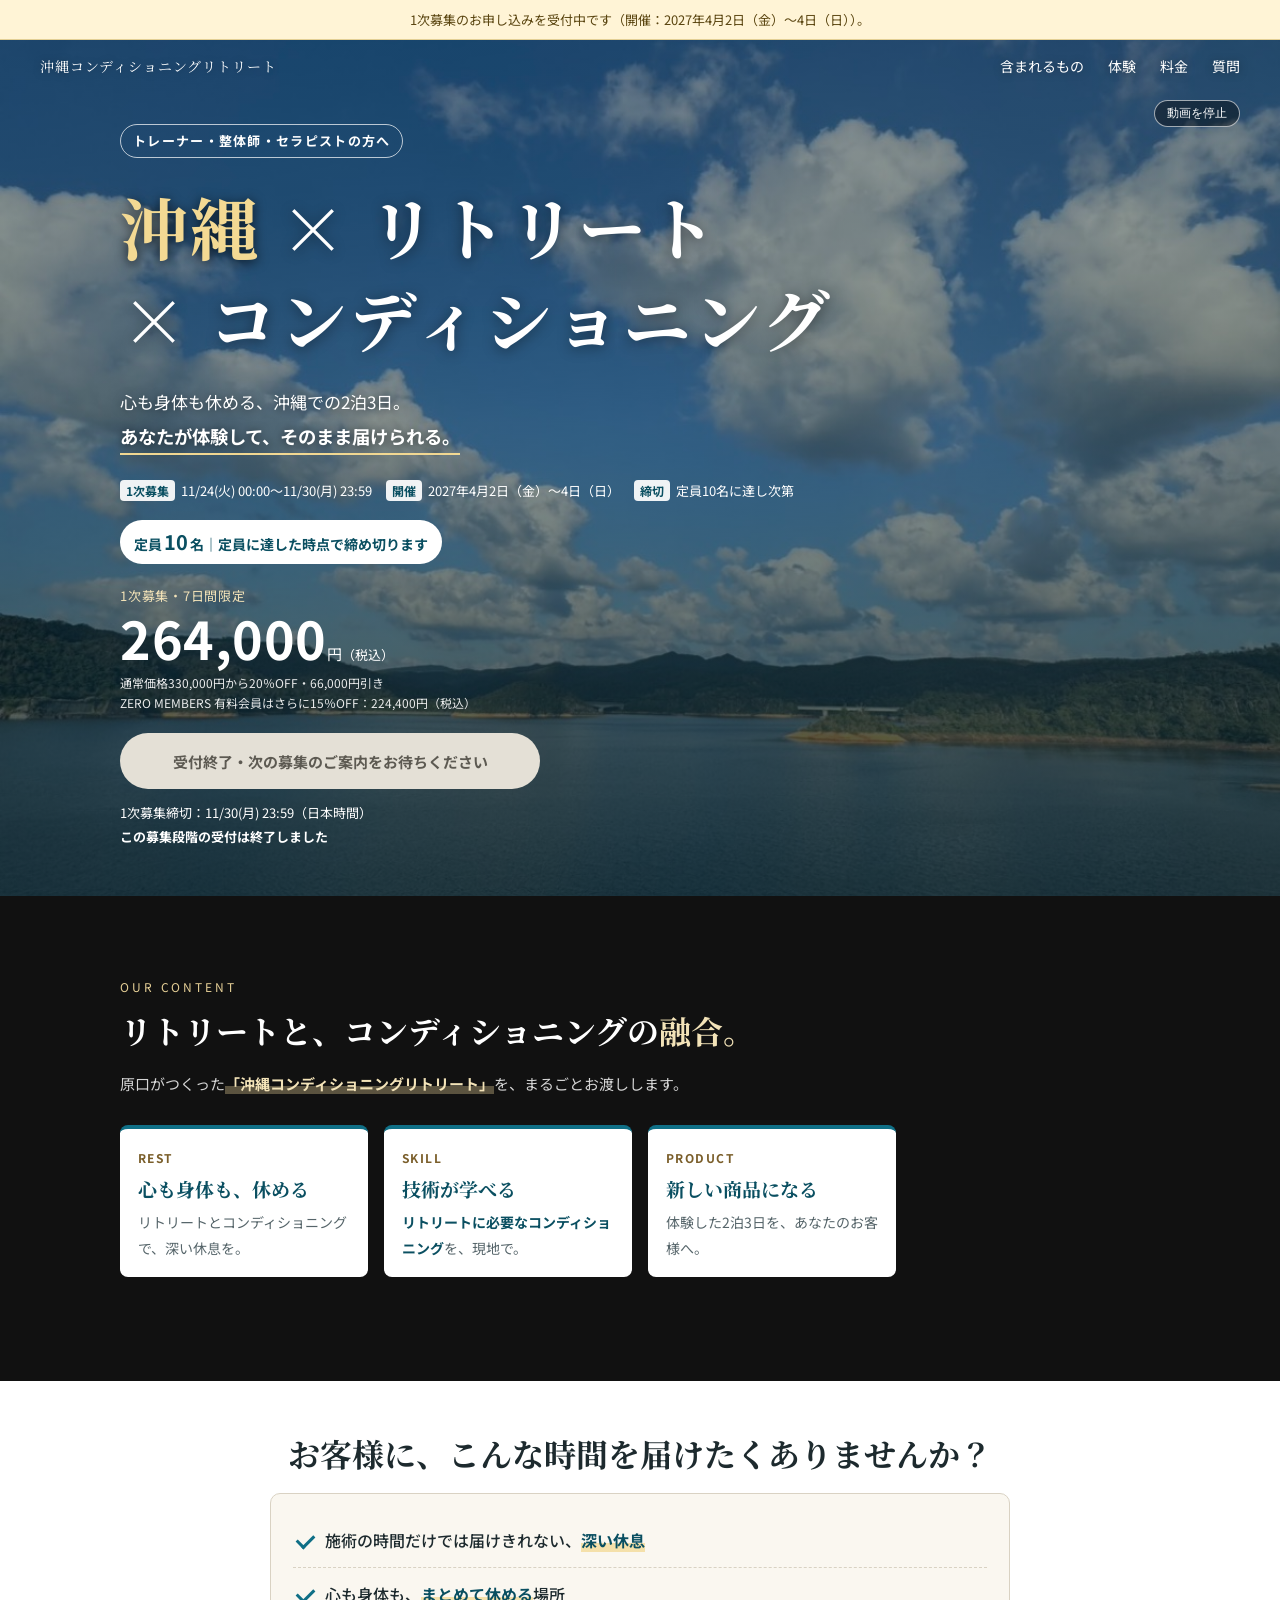
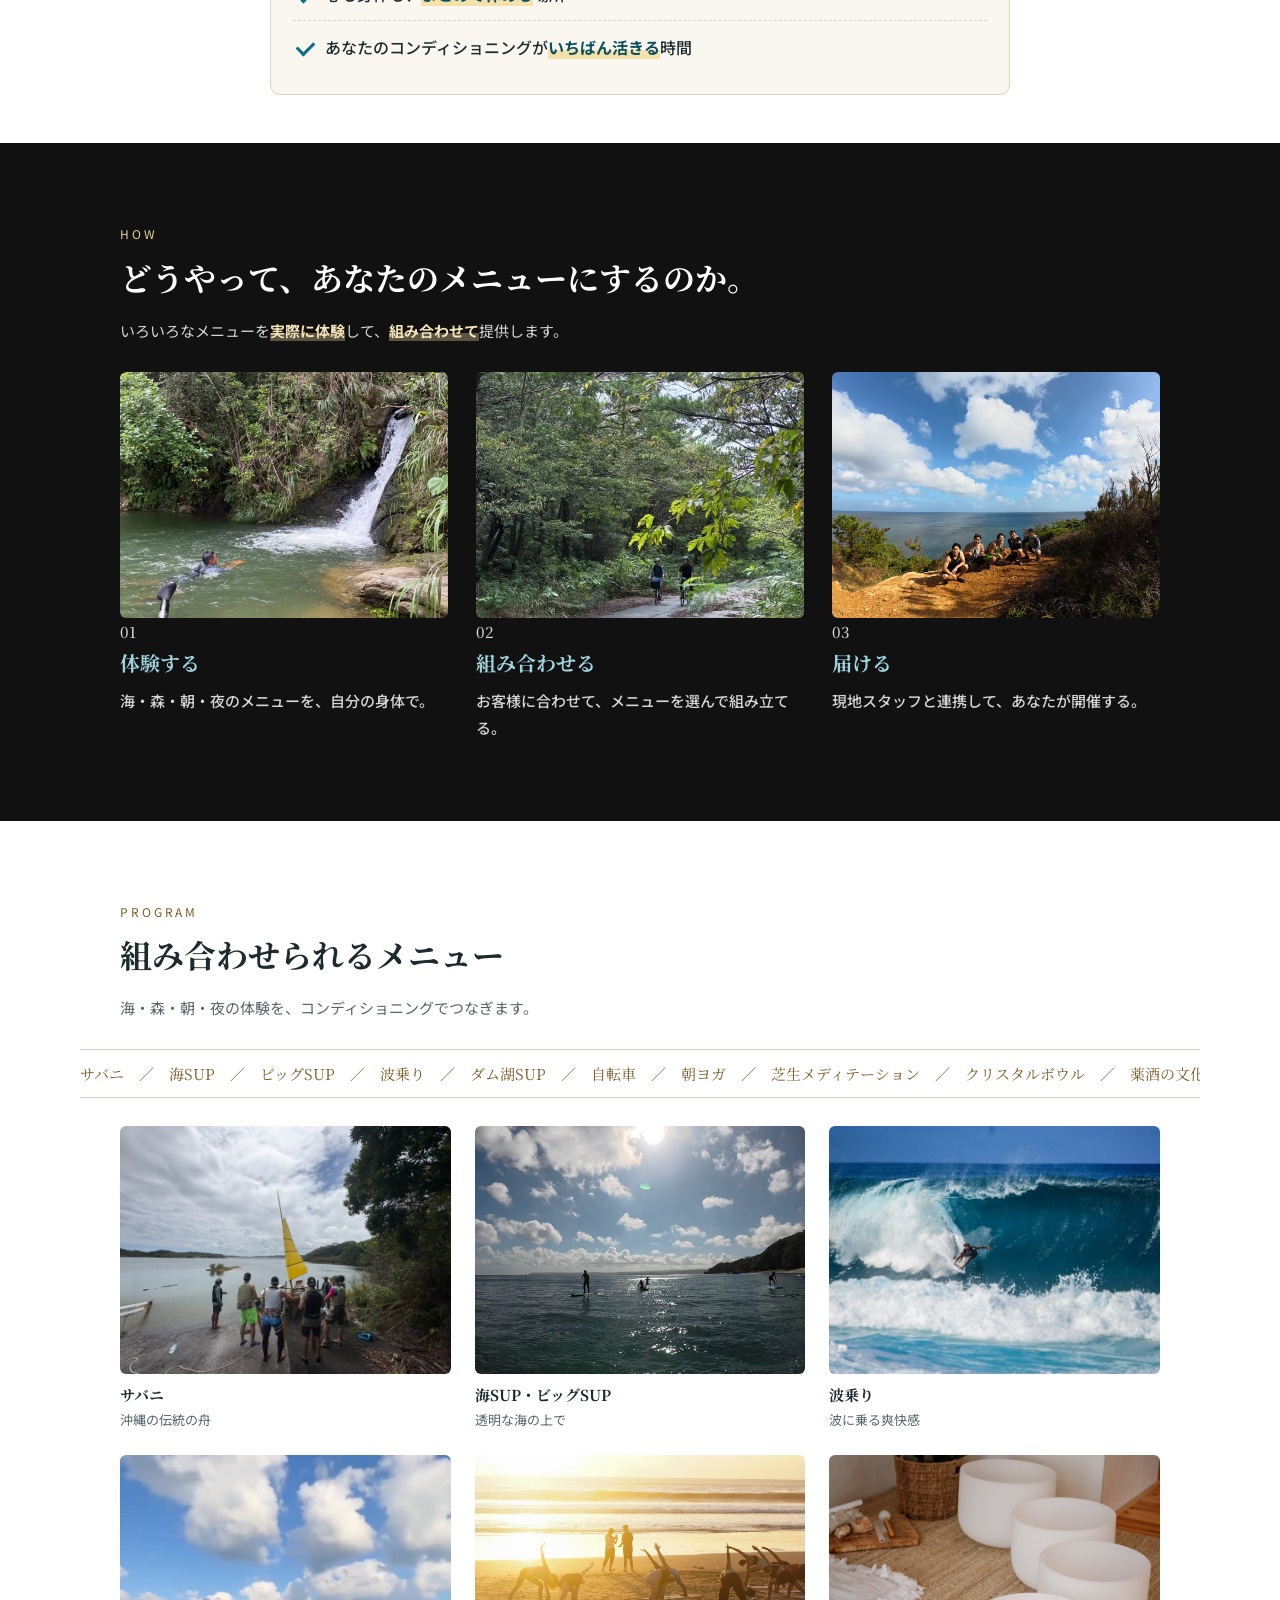
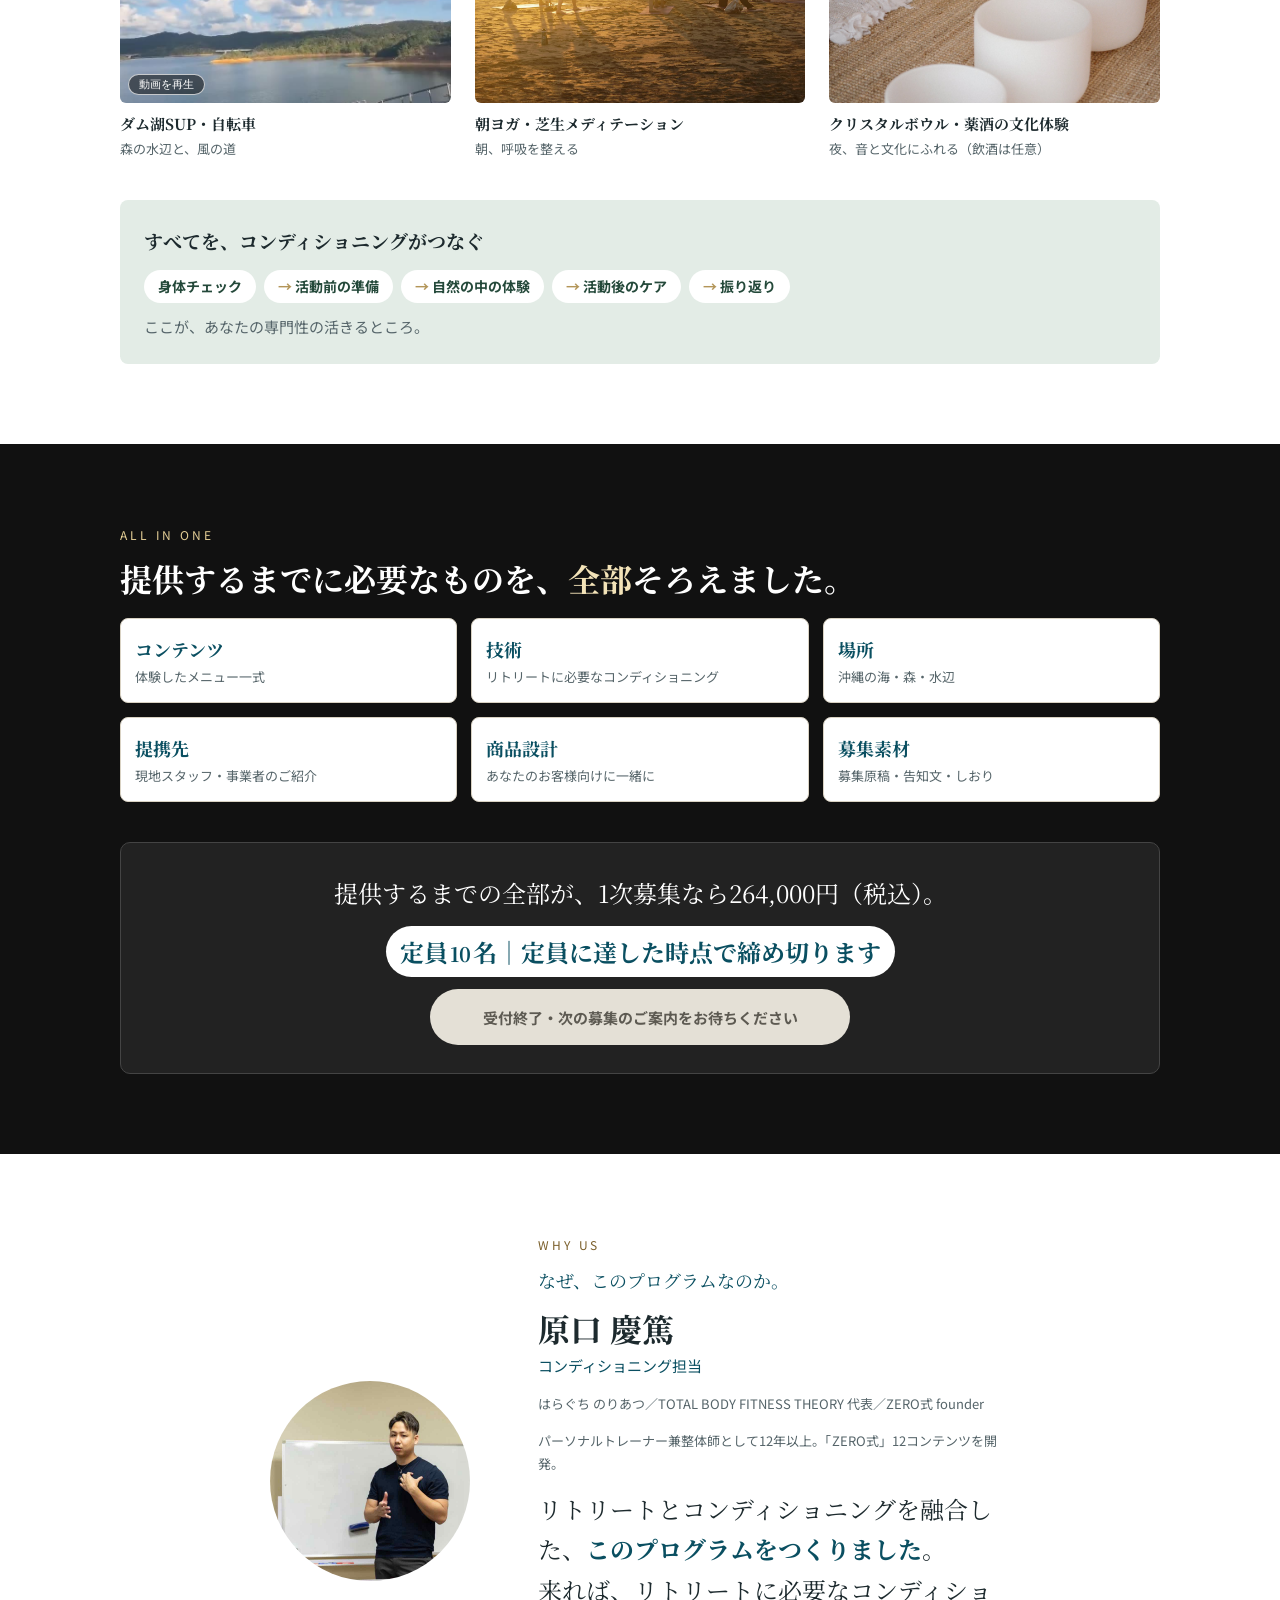
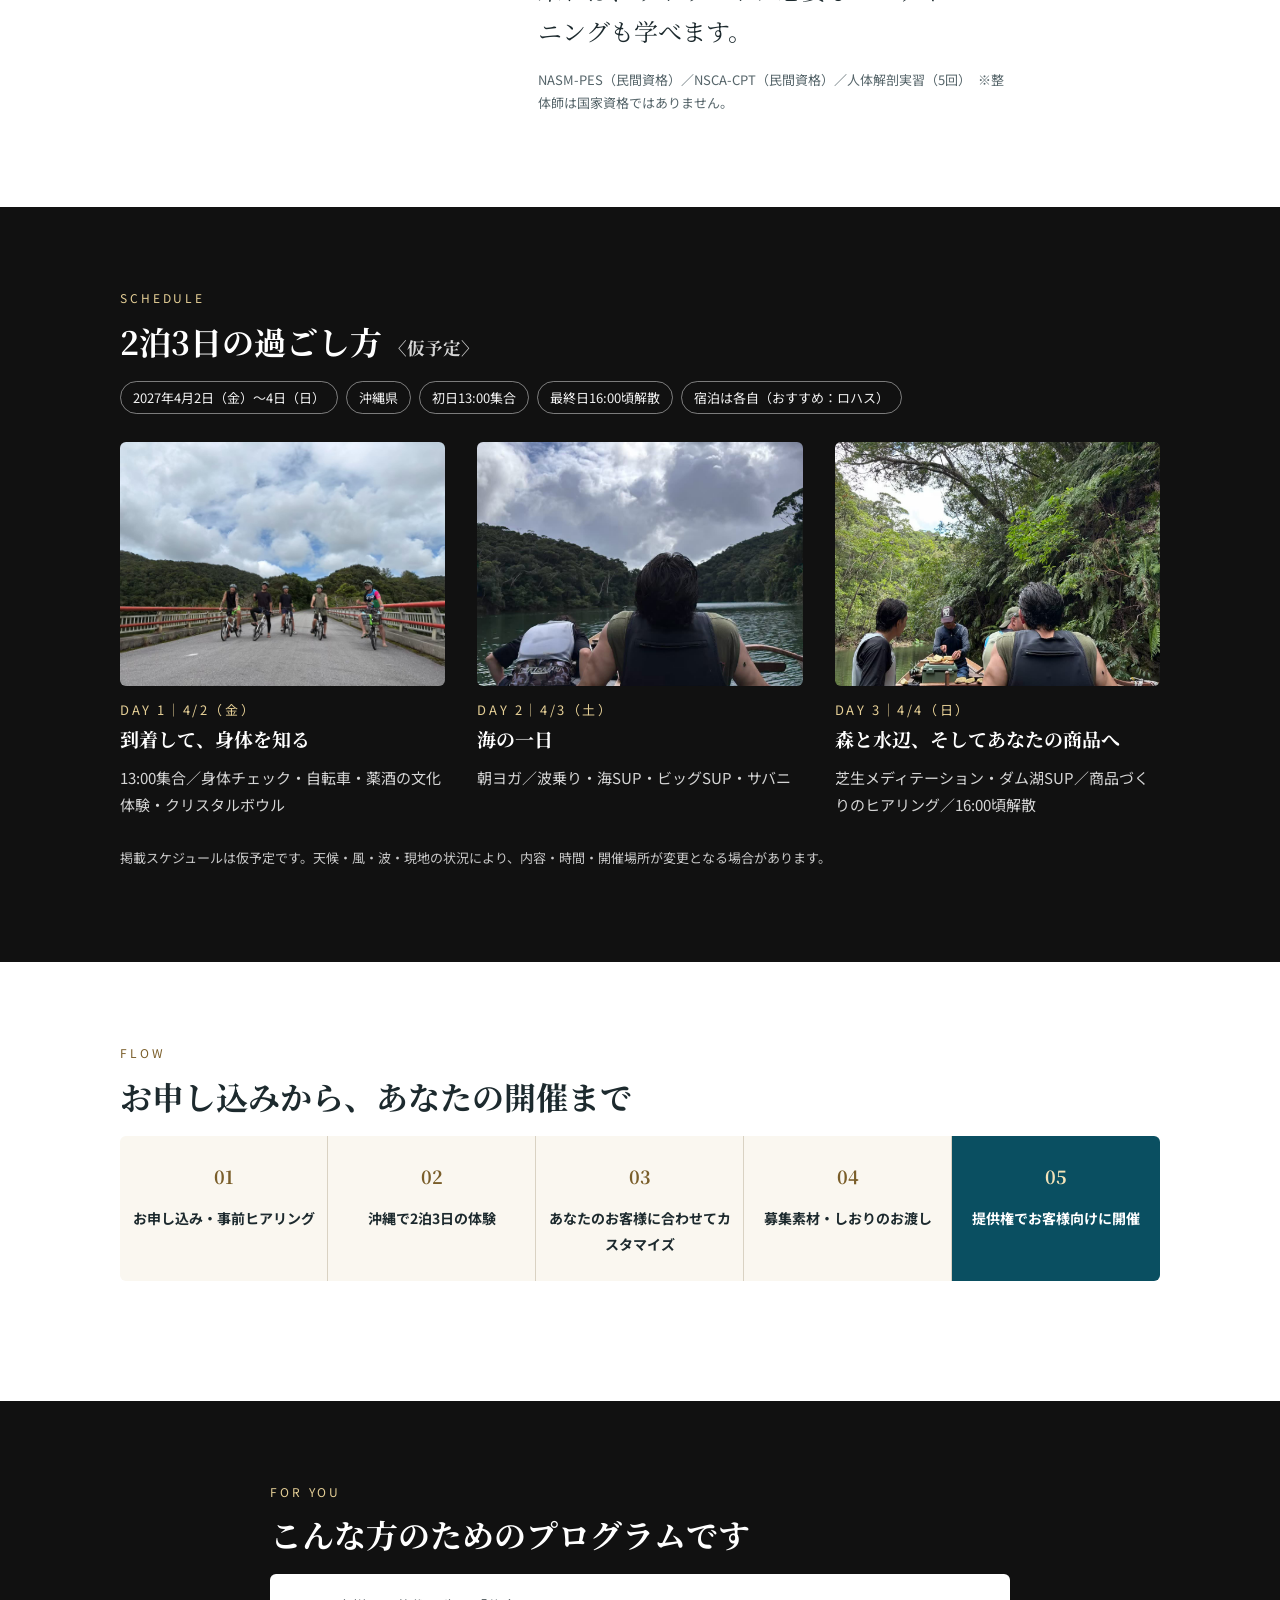
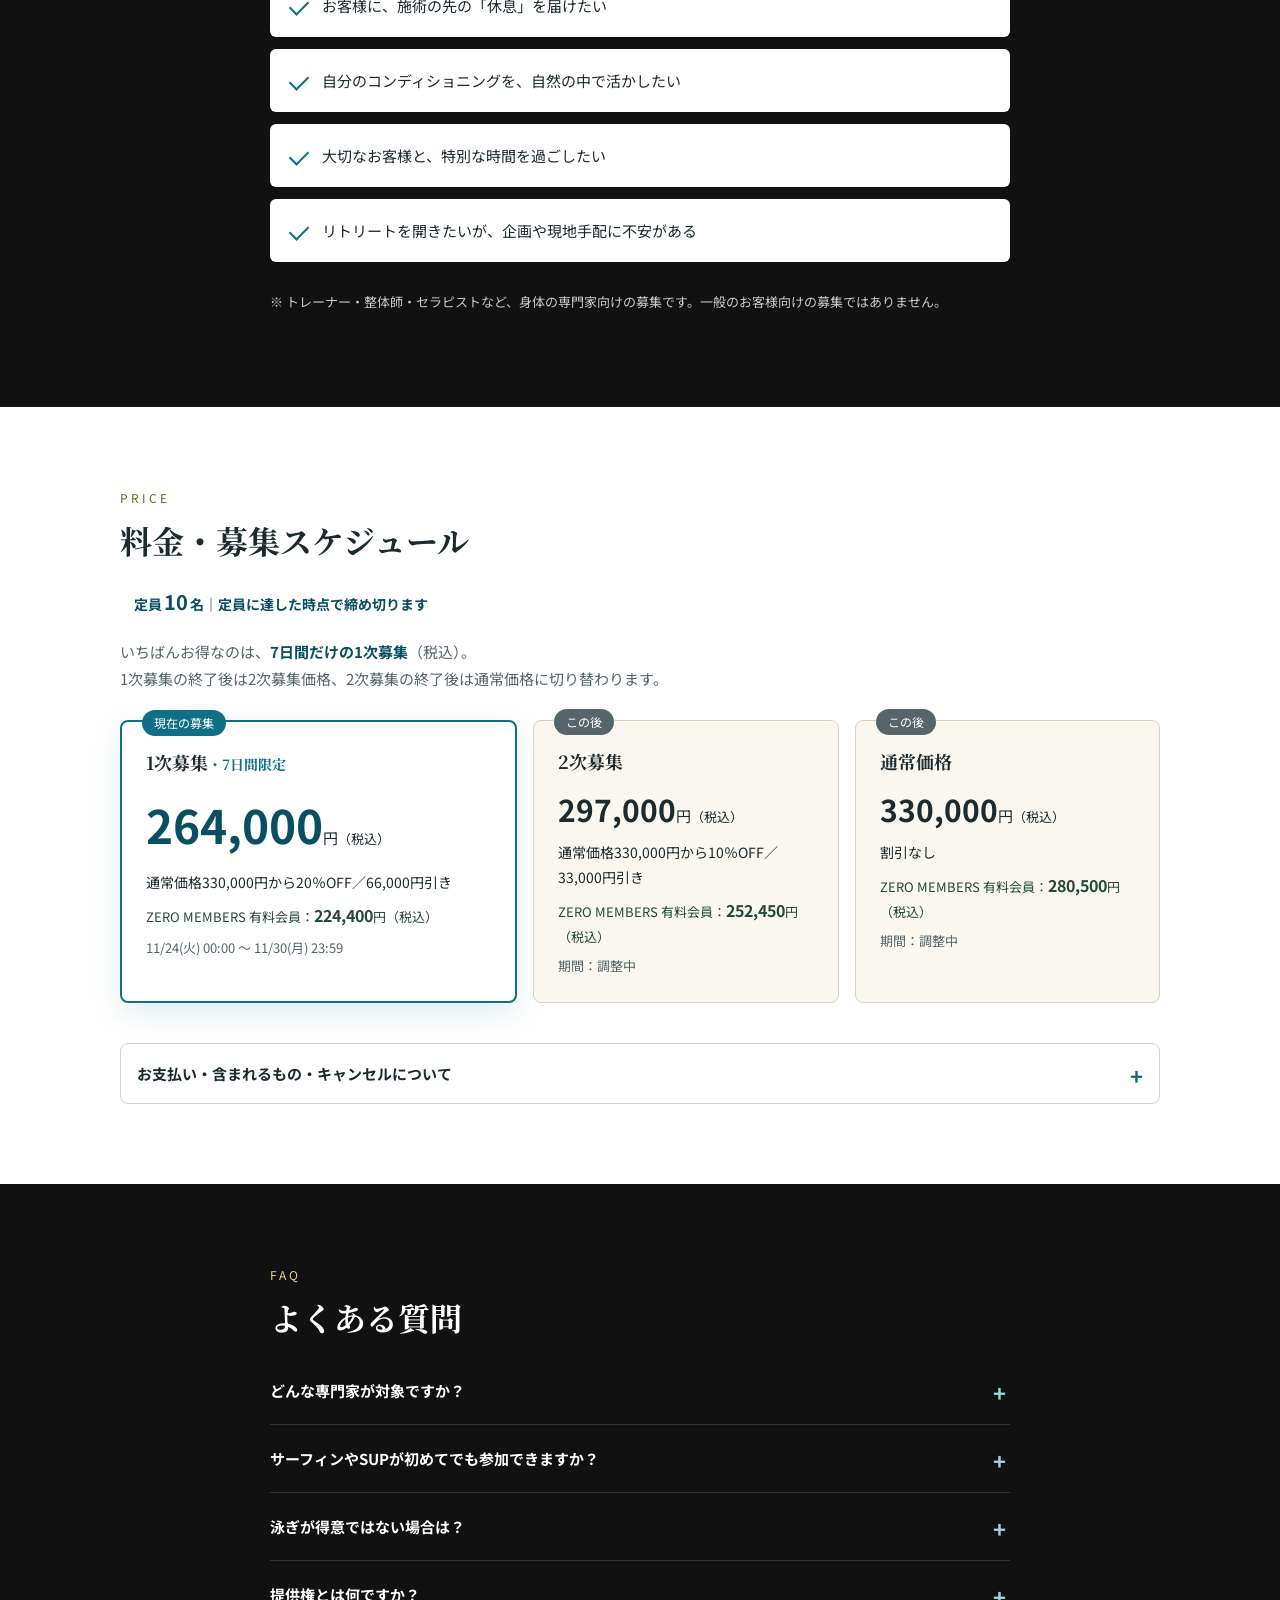
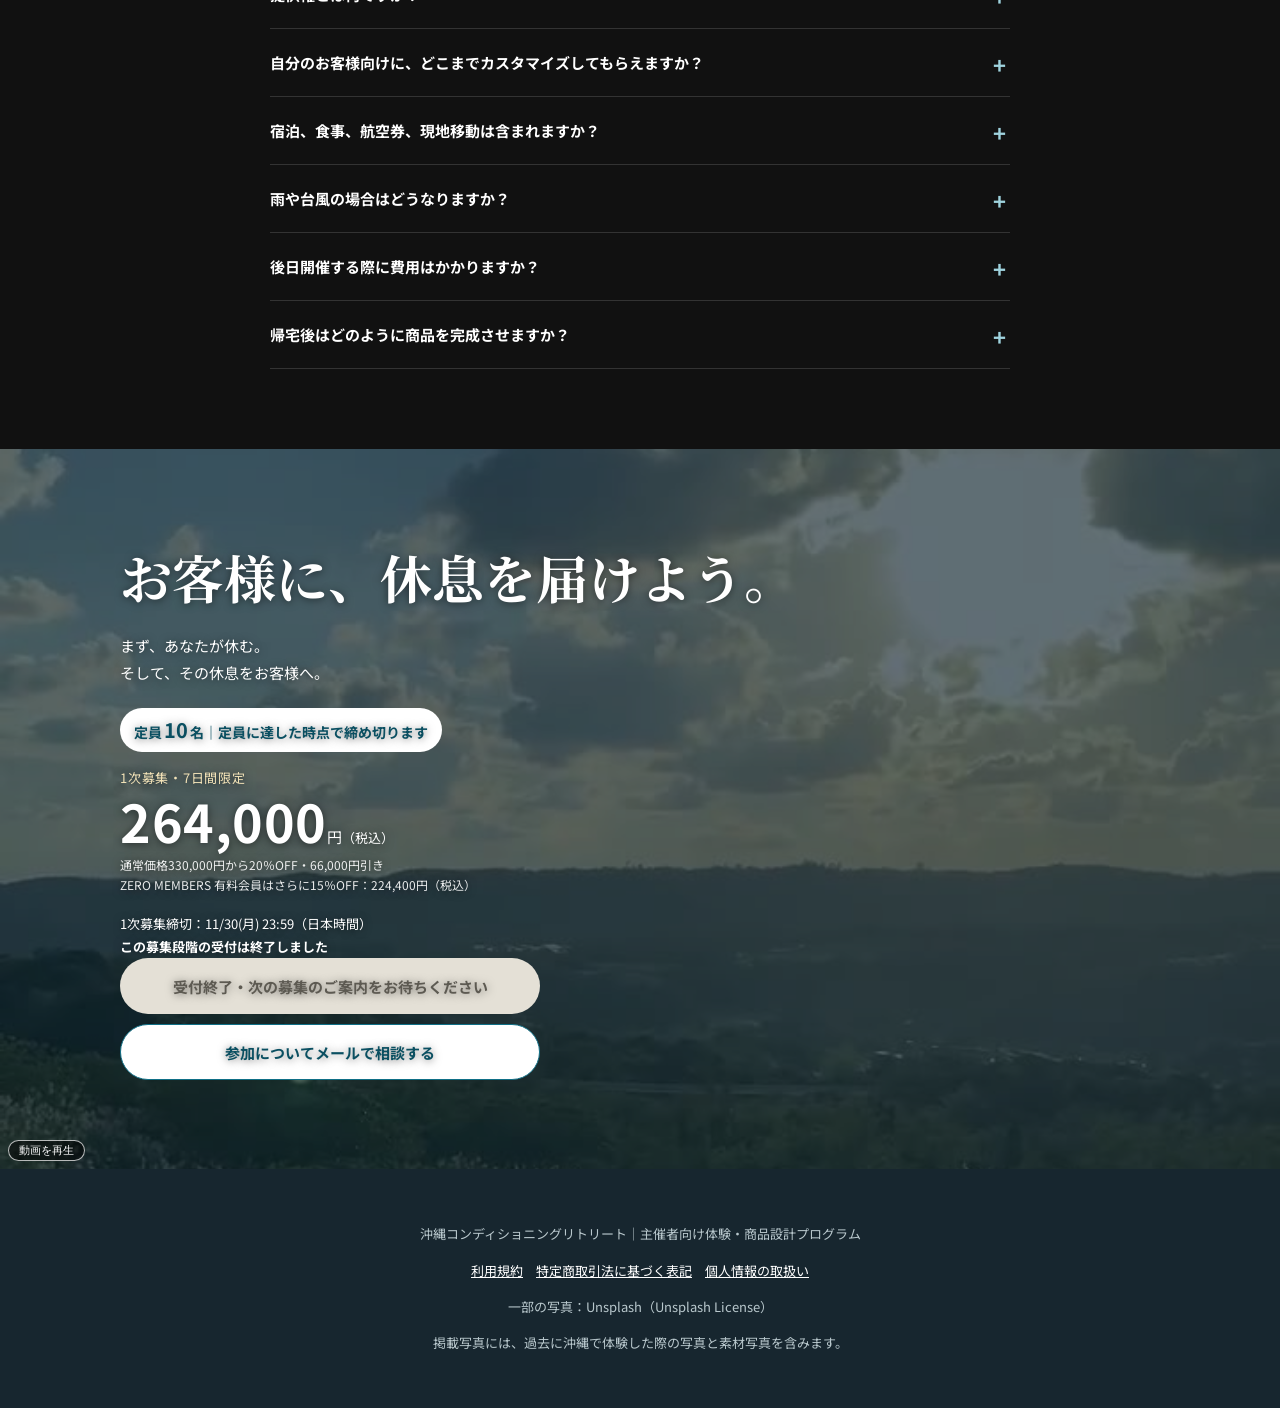
<file: index.html>
<!doctype html>
<html lang="ja">
<head>
<meta charset="utf-8">
<meta name="viewport" content="width=device-width,initial-scale=1">
<title>お客様に休息を届けよう｜沖縄コンディショニングリトリート（トレーナー・整体師・セラピスト向け）</title>
<meta name="description" content="リトリート×コンディショニング。心も身体も休める沖縄の2泊3日を体験し、必要なコンディショニングも学んで、あなたのお客様に届けられるプログラム。コンテンツ・技術・場所・提携先まで全部そろって264,000円（1次募集）。定員10名。">
<meta name="robots" content="noindex">
<meta property="og:type" content="website">
<meta property="og:title" content="お客様に休息を届けよう｜沖縄コンディショニングリトリート（トレーナー・整体師・セラピスト向け）">
<meta property="og:description" content="リトリート×コンディショニング。心も身体も休める沖縄の2泊3日を体験し、必要なコンディショニングも学んで、あなたのお客様に届けられるプログラム。コンテンツ・技術・場所・提携先まで全部そろって264,000円（1次募集）。定員10名。">


<meta name="twitter:card" content="summary_large_image">
<meta name="theme-color" content="#0f6f86">
<link rel="preconnect" href="https://fonts.googleapis.com"><link rel="preconnect" href="https://fonts.gstatic.com" crossorigin>
<link rel="stylesheet" href="https://fonts.googleapis.com/css2?family=Noto+Serif+JP:wght@500;700&family=Noto+Sans+JP:wght@400;500;700&display=swap">
<link rel="stylesheet" href="assets/style.css">
<script>document.documentElement.classList.add('js')</script>
</head>
<body>
<a class="skip" href="#main">本文へ移動</a>
<div class="progress" aria-hidden="true"><span data-progress></span></div>
<div class="draft-bar" role="note">1次募集のお申し込みを受付中です（開催：2027年4月2日（金）〜4日（日））。</div>
<header class="site-head"><p class="logo">沖縄コンディショニングリトリート</p><nav aria-label="ページ内"><a href="#gain">含まれるもの</a><a href="#program">体験</a><a href="#price">料金</a><a href="#faq">質問</a></nav></header>

<main id="main">
<section class="hero" aria-labelledby="hero-title">
  <div class="hero-media">
    <video class="hero-video" muted loop playsinline autoplay preload="metadata" poster="assets/img/line_79.jpg"><source src="assets/img/hero.mp4" type="video/mp4"></video><button class="video-toggle" type="button">動画を停止</button>
    <figure class="ph hero-img"><img src="assets/img/line_79.jpg" alt="沖縄のダム湖と空" width="1200" height="1600" fetchpriority="high"></figure>
  </div>
  <div class="hero-body">
    <p class="hero-for">トレーナー・整体師・セラピストの方へ</p>
    <h1 id="hero-title" class="hero-title"><span class="ht-main"><span class="hl">沖縄</span> × リトリート<br>× コンディショニング</span></h1>
    <p class="hero-lead">心も身体も休める、沖縄での2泊3日。<br><strong>あなたが体験して、そのまま届けられる。</strong></p>
    <ul class="hero-dates"><li><b>1次募集</b>11/24(火) 00:00〜11/30(月) 23:59</li><li><b>開催</b>2027年4月2日（金）〜4日（日）</li><li><b>締切</b>定員10名に達し次第</li></ul>
    <p class="seats">定員<b>10</b>名｜定員に達した時点で締め切ります</p>
    <div class="hero-price">
    <p class="hp-stage">1次募集・7日間限定</p>
    <p class="hp-yen"><b>264,000</b>円<span>（税込）</span></p>
    <p class="hp-off">通常価格330,000円から20％OFF・66,000円引き</p>
    <p class="hp-off">ZERO MEMBERS 有料会員はさらに15％OFF：224,400円（税込）</p>
  </div>
    <div class="cta-row"><a class="btn btn-main " href="https://docs.google.com/forms/d/e/1FAIpQLSc7p62Bwk0a13JVbRW-wJLX-RiBQzRGnYQalchs_M_3qzDAxg/viewform" data-stage-cta data-start="2026-11-24T00:00:00+09:00" target="_blank" rel="noopener">1次募集に申し込む<small>264,000円（税込）</small></a></div>
    <p class="countdown" data-end="2026-11-30T23:59:00+09:00">1次募集締切：11/30(月) 23:59（日本時間）<span data-left></span></p>
  </div>
</section>

<section class="sec diff tone-black" aria-labelledby="diff-title">
  <div class="wrap">
    <p class="eyebrow reveal">OUR CONTENT</p>
    <h2 id="diff-title" class="reveal">リトリートと、<br class="sp">コンディショニングの<span class="hl">融合。</span></h2>
    <p class="sec-lead reveal">原口がつくった<b class="mark">「沖縄コンディショニングリトリート」</b>を、まるごとお渡しします。</p>
    <ol class="diff-cards">
      <li class="reveal" style="--d:0"><p class="dc-n">REST</p><h3>心も身体も、休める</h3><p>リトリートとコンディショニングで、深い休息を。</p></li>
      <li class="reveal" style="--d:1"><p class="dc-n">SKILL</p><h3>技術が学べる</h3><p><b>リトリートに必要なコンディショニング</b>を、現地で。</p></li>
      <li class="reveal" style="--d:2"><p class="dc-n">PRODUCT</p><h3>新しい商品になる</h3><p>体験した2泊3日を、あなたのお客様へ。</p></li>
    </ol>
  </div>
</section>

<section class="sec pains-sec tone-white" aria-labelledby="pains-title">
  <div class="wrap narrow">
    <h2 id="pains-title" class="reveal">お客様に、<br class="sp">こんな時間を届けたくありませんか？</h2>
    <div class="pains-box reveal">
      <ul>
        <li>施術の時間だけでは届けきれない、<b class="mark">深い休息</b></li>
        <li>心も身体も、<b class="mark">まとめて休める</b>場所</li>
        <li>あなたのコンディショニングが<b class="mark">いちばん活きる</b>時間</li>
      </ul>
    </div>
  </div>
</section>


<section class="sec concept tone-black" aria-labelledby="concept-title">
  <div class="wrap">
    <p class="eyebrow reveal">HOW</p>
    <h2 id="concept-title" class="reveal">どうやって、<br class="sp">あなたのメニューにするのか。</h2>
    <p class="sec-lead reveal">いろいろなメニューを<b class="mark">実際に体験</b>して、<b class="mark">組み合わせて</b>提供します。</p>
    <ol class="three">
      <li class="reveal" style="--d:0"><figure class="ph "><img src="assets/img/g_waterfall.jpg" alt="滝のある川で過ごす様子" width="1108" height="1478" loading="lazy" decoding="async"></figure><p class="num">01</p><h3>体験する</h3><p>海・森・朝・夜のメニューを、自分の身体で。</p></li>
      <li class="reveal" style="--d:1"><figure class="ph "><img src="assets/img/g_forest.jpg" alt="森の中の道" width="1108" height="1478" loading="lazy" decoding="async"></figure><p class="num">02</p><h3>組み合わせる</h3><p>お客様に合わせて、メニューを選んで組み立てる。</p></li>
      <li class="reveal" style="--d:2"><figure class="ph "><img src="assets/img/g_cliff.jpg" alt="海を望む高台で過ごす様子" width="1600" height="904" loading="lazy" decoding="async"></figure><p class="num">03</p><h3>届ける</h3><p>現地スタッフと連携して、あなたが開催する。</p></li>
    </ol>
  </div>
</section>

<section class="sec program tone-white" id="program" aria-labelledby="program-title">
  <div class="wrap">
    <p class="eyebrow reveal">PROGRAM</p>
    <h2 id="program-title" class="reveal">組み合わせられる<br class="sp">メニュー</h2>
    <p class="sec-lead reveal">海・森・朝・夜の体験を、コンディショニングでつなぎます。</p>
    <div class="marquee" aria-hidden="true"><div class="mq-track"><span>サバニ　／　海SUP　／　ビッグSUP　／　波乗り　／　ダム湖SUP　／　自転車　／　朝ヨガ　／　芝生メディテーション　／　クリスタルボウル　／　薬酒の文化体験　／　</span><span>サバニ　／　海SUP　／　ビッグSUP　／　波乗り　／　ダム湖SUP　／　自転車　／　朝ヨガ　／　芝生メディテーション　／　クリスタルボウル　／　薬酒の文化体験　／　</span></div></div>
    <ul class="tiles"><li class="tile reveal" style="--d:0"><figure class="ph "><img src="assets/img/g_sabani.jpg" alt="黄色い帆を張ったサバニ" width="1477" height="1108" loading="lazy" decoding="async"></figure><div class="tile-txt"><h3>サバニ</h3><p>沖縄の伝統の舟</p></div></li><li class="tile reveal" style="--d:1"><figure class="ph "><img src="assets/img/g_sup.jpg" alt="海の上でSUPをする様子" width="1600" height="900" loading="lazy" decoding="async"></figure><div class="tile-txt"><h3>海SUP・ビッグSUP</h3><p>透明な海の上で</p></div></li><li class="tile reveal" style="--d:2"><figure class="ph "><img src="assets/img/u_surf.jpg" alt="波に乗るサーファー" width="1600" height="1101" loading="lazy" decoding="async"></figure><div class="tile-txt"><h3>波乗り</h3><p>波に乗る爽快感</p></div></li><li class="tile reveal" style="--d:0"><figure class="ph ph-video " style="aspect-ratio:720/1280"><video muted loop playsinline preload="none" poster="assets/img/v_dam.jpg" data-lazy-video aria-label="ダム湖の景色（音声なしの動画）" width="720" height="1280"><source src="assets/img/v_dam.mp4" type="video/mp4"></video></figure><div class="tile-txt"><h3>ダム湖SUP・自転車</h3><p>森の水辺と、風の道</p></div></li><li class="tile reveal" style="--d:1"><figure class="ph "><img src="assets/img/u_yoga.jpg" alt="夕暮れのビーチでのヨガ" width="1600" height="900" loading="lazy" decoding="async"></figure><div class="tile-txt"><h3>朝ヨガ・芝生メディテーション</h3><p>朝、呼吸を整える</p></div></li><li class="tile reveal" style="--d:2"><figure class="ph "><img src="assets/img/u_bowl.jpg" alt="水晶のボウル型楽器・クリスタルボウル" width="1600" height="2465" loading="lazy" decoding="async"></figure><div class="tile-txt"><h3>クリスタルボウル・薬酒の文化体験</h3><p>夜、音と文化にふれる（飲酒は任意）</p></div></li></ul>
    <div class="cond-line reveal">
      <h3>すべてを、コンディショニングがつなぐ</h3>
      <ol><li>身体チェック</li><li>活動前の準備</li><li>自然の中の体験</li><li>活動後のケア</li><li>振り返り</li></ol>
      <p>ここが、あなたの専門性の活きるところ。</p>
    </div>
  </div>
</section>


<section class="sec gain tone-black" id="gain" aria-labelledby="gain-title">
  <div class="wrap">
    <p class="eyebrow reveal">ALL IN ONE</p>
    <h2 id="gain-title" class="reveal">提供するまでに必要なものを、<br class="sp"><span class="hl-ink">全部</span>そろえました。</h2>
    <ul class="all-in">
      <li class="reveal" style="--d:0"><b>コンテンツ</b><span>体験したメニュー一式</span></li>
      <li class="reveal" style="--d:1"><b>技術</b><span>リトリートに必要なコンディショニング</span></li>
      <li class="reveal" style="--d:2"><b>場所</b><span>沖縄の海・森・水辺</span></li>
      <li class="reveal" style="--d:0"><b>提携先</b><span>現地スタッフ・事業者のご紹介</span></li>
      <li class="reveal" style="--d:1"><b>商品設計</b><span>あなたのお客様向けに一緒に</span></li>
      <li class="reveal" style="--d:2"><b>募集素材</b><span>募集原稿・告知文・しおり</span></li>
    </ul>
    <div class="mid-cta reveal"><p>提供するまでの全部が、1次募集なら264,000円（税込）。</p><p class="seats">定員<b>10</b>名｜定員に達した時点で締め切ります</p><div class="cta-row"><a class="btn btn-main " href="https://docs.google.com/forms/d/e/1FAIpQLSc7p62Bwk0a13JVbRW-wJLX-RiBQzRGnYQalchs_M_3qzDAxg/viewform" data-stage-cta data-start="2026-11-24T00:00:00+09:00" target="_blank" rel="noopener">1次募集に申し込む<small>264,000円（税込）</small></a></div></div>
  </div>
</section>


<section class="sec host tone-white" aria-labelledby="host-title">
  <div class="wrap narrow host-in">
    <img class="host-photo" src="assets/img/host.jpg" alt="セミナーで話す原口 慶篤" width="800" height="1200" loading="lazy" decoding="async">
    <div>
      <p class="eyebrow">WHY US</p>
      <p class="why-lead">なぜ、このプログラムなのか。</p>
      <h2 id="host-title">原口 慶篤</h2>
      <p class="host-role">コンディショニング担当</p>
      <p class="small">はらぐち のりあつ／TOTAL BODY FITNESS THEORY 代表／ZERO式 founder</p>
      <p class="small">パーソナルトレーナー兼整体師として12年以上。「ZERO式」12コンテンツを開発。</p>
      <p class="why-one">リトリートとコンディショニングを融合した、<b>このプログラムをつくりました</b>。<br>来れば、リトリートに必要なコンディショニングも学べます。</p>
      <p class="small">NASM-PES（民間資格）／NSCA-CPT（民間資格）／人体解剖実習（5回）　※整体師は国家資格ではありません。</p>
    </div>
  </div>
</section>



<section class="sec schedule tone-black" id="schedule" aria-labelledby="sch-title">
  <div class="wrap">
    <p class="eyebrow reveal">SCHEDULE</p>
    <h2 id="sch-title" class="reveal">2泊3日の過ごし方<small>〈仮予定〉</small></h2>
    <ul class="chips reveal"><li>2027年4月2日（金）〜4日（日）</li><li>沖縄県</li><li>初日13:00集合</li><li>最終日16:00頃解散</li><li>宿泊は各自（おすすめ：ロハス）</li></ul>
    <div class="days2"><article class="day reveal"><figure class="ph "><img src="assets/img/g_bridge.jpg" alt="自転車で橋の上を進む様子" width="1477" height="1108" loading="lazy" decoding="async"></figure><p class="day-no">DAY 1｜4/2（金）</p><h3>到着して、身体を知る</h3><p>13:00集合／身体チェック・自転車・薬酒の文化体験・クリスタルボウル</p></article><article class="day reveal"><figure class="ph "><img src="assets/img/g_sabani2.jpg" alt="サバニに乗って海を進む様子" width="1108" height="1478" loading="lazy" decoding="async"></figure><p class="day-no">DAY 2｜4/3（土）</p><h3>海の一日</h3><p>朝ヨガ／波乗り・海SUP・ビッグSUP・サバニ</p></article><article class="day reveal"><figure class="ph "><img src="assets/img/g_river.jpg" alt="舟の上から眺める森と川" width="1108" height="1478" loading="lazy" decoding="async"></figure><p class="day-no">DAY 3｜4/4（日）</p><h3>森と水辺、そしてあなたの商品へ</h3><p>芝生メディテーション・ダム湖SUP／商品づくりのヒアリング／16:00頃解散</p></article></div>
    <p class="note reveal">掲載スケジュールは仮予定です。天候・風・波・現地の状況により、内容・時間・開催場所が変更となる場合があります。</p>
  </div>
</section>

<section class="sec path tone-white" aria-labelledby="path-title">
  <div class="wrap">
    <p class="eyebrow reveal">FLOW</p>
    <h2 id="path-title" class="reveal">お申し込みから、<br class="sp">あなたの開催まで</h2>
    <ol class="steps" data-draw>
      <li><span class="step-n">01</span>お申し込み・事前ヒアリング</li><li><span class="step-n">02</span>沖縄で2泊3日の体験</li><li><span class="step-n">03</span>あなたのお客様に合わせてカスタマイズ</li><li><span class="step-n">04</span>募集素材・しおりのお渡し</li><li><span class="step-n">05</span>提供権でお客様向けに開催</li>
    </ol>
  </div>
</section>

<section class="sec for tone-black" aria-labelledby="for-title">
  <div class="wrap narrow">
    <p class="eyebrow reveal">FOR YOU</p>
    <h2 id="for-title" class="reveal">こんな方のためのプログラムです</h2>
    <ul class="checks">
      <li class="reveal" style="--d:0">お客様に、施術の先の「休息」を届けたい</li>
      <li class="reveal" style="--d:1">自分のコンディショニングを、自然の中で活かしたい</li>
      <li class="reveal" style="--d:2">大切なお客様と、特別な時間を過ごしたい</li>
      <li class="reveal" style="--d:3">リトリートを開きたいが、企画や現地手配に不安がある</li>
    </ul>
    <p class="note">※ トレーナー・整体師・セラピストなど、身体の専門家向けの募集です。一般のお客様向けの募集ではありません。</p>
  </div>
</section>


<section class="sec price tone-white" id="price" aria-labelledby="price-title">
  <div class="wrap">
    <p class="eyebrow reveal">PRICE</p>
    <h2 id="price-title" class="reveal">料金・募集スケジュール</h2>
    <p class="seats">定員<b>10</b>名｜定員に達した時点で締め切ります</p>
    <p class="sec-lead reveal">いちばんお得なのは、<b>7日間だけの1次募集</b>（税込）。<br class="pc">1次募集の終了後は2次募集価格、2次募集の終了後は通常価格に切り替わります。</p>
    <ol class="tiers"><li class="tier is-cur ">
      <span class="tier-state">現在の募集</span>
      <h3 class="tier-name">1次募集<span>・7日間限定</span></h3>
      <p class="tier-price"><b>264,000</b>円<span class="tax">（税込）</span></p>
      <p class="tier-meta">通常価格330,000円から20％OFF／66,000円引き</p>
      <p class="tier-member">ZERO MEMBERS 有料会員：<b>224,400</b>円（税込）</p>
      <p class="tier-period">11/24(火) 00:00 〜 11/30(月) 23:59</p>
    </li><li class="tier  ">
      <span class="tier-state">この後</span>
      <h3 class="tier-name">2次募集</h3>
      <p class="tier-price"><b>297,000</b>円<span class="tax">（税込）</span></p>
      <p class="tier-meta">通常価格330,000円から10％OFF／33,000円引き</p>
      <p class="tier-member">ZERO MEMBERS 有料会員：<b>252,450</b>円（税込）</p>
      <p class="tier-period">期間：調整中</p>
    </li><li class="tier  ">
      <span class="tier-state">この後</span>
      <h3 class="tier-name">通常価格</h3>
      <p class="tier-price"><b>330,000</b>円<span class="tax">（税込）</span></p>
      <p class="tier-meta">割引なし</p>
      <p class="tier-member">ZERO MEMBERS 有料会員：<b>280,500</b>円（税込）</p>
      <p class="tier-period">期間：調整中</p>
    </li></ol>
    <details class="price-info reveal">
      <summary>お支払い・含まれるもの・キャンセルについて</summary>
      <dl>
        <dt>ZERO MEMBERS 有料会員価格</dt><dd>各募集段階の価格から、さらに15％OFF（税込）。お申し込み時に会員であることを確認します。</dd>
        <dt>お支払い方法</dt><dd>クレジットカード、または銀行振込（銀行振込のみ、3回までの分割払いが可能です）</dd>
        <dt>お支払い時期</dt><dd>一括払い：受付完了の連絡から7日以内／分割払い（銀行振込・3回まで）：1回目は受付完了の連絡から7日以内、最終回は開催日の14日前まで。各回の金額と期日は受付完了の連絡でお知らせします。</dd>
        <dt>受講料に含まれるもの</dt><dd>全オプションの体験（2泊3日）、コンディショニング、提供権、個別の商品設計（1商品）と募集素材・しおり等の制作。商品設計と提供権は、どの募集段階でも含まれます。</dd>
        <dt>宿泊・食事・現地移動・航空券</dt><dd>含まれるもの：プログラム内の全体験（アクティビティ）、コンディショニング、提供権、個別の商品設計（1商品）と募集素材・しおり等の制作<br>含まれないもの：航空券・沖縄までの交通費、現地での移動費、宿泊費、食事代、個人的な費用</dd>
        <dt>お客様向けに開催するときの費用</dt><dd>現地のアクティビティ料金・施設利用料などが開催ごとに別途かかります。</dd>
        <dt>定員</dt><dd>10名限定（最少催行人数5名）</dd>
        <dt>開催場所</dt><dd>沖縄県／集合：沖縄県内の「アジト」（詳しい場所は、お申し込み後にご案内します）</dd>
        <dt>宿泊</dt><dd>各自でご手配ください（おすすめの宿泊施設：ロハス）</dd>
        <dt>キャンセル・延期・中止</dt><dd>参加者都合のキャンセル料：開催日の31日前まで10%／30〜15日前30%／14〜8日前50%／7日前〜当日・不参加100%。最少催行人数に満たない場合や台風等による中止は全額返金（詳しくは<a href="legal/#cancel">キャンセルポリシー</a>）</dd>
      </dl>
    </details>
  </div>
</section>

<section class="sec faq tone-black" id="faq" aria-labelledby="faq-title">
  <div class="wrap narrow">
    <p class="eyebrow reveal">FAQ</p>
    <h2 id="faq-title" class="reveal">よくある質問</h2>
    <details class="qa"><summary>どんな専門家が対象ですか？</summary><p>パーソナルトレーナー、整体師、セラピスト、ジム・サロン運営者など、ご自身のお客様にリトリートを提供したい身体の専門家の方が対象です。一般のお客様向けの募集ではありません。</p></details><details class="qa"><summary>サーフィンやSUPが初めてでも参加できますか？</summary><p>各体験は現地の専門スタッフのもとで行う短時間の導入体験として計画しています。初めての方の受け入れ条件は現地事業者に確認のうえ、募集時にご案内します。ご不安な点は事前にご相談ください。</p></details><details class="qa"><summary>泳ぎが得意ではない場合は？</summary><p>水上の体験は、安全装備の着用や現地スタッフの判断のもとで行う予定です。受け入れ条件は現地事業者に確認中のため、お申し込み前にご相談ください。体調や状況によって、見学や別の過ごし方を選ぶこともできるよう調整します。</p></details><details class="qa"><summary>提供権とは何ですか？</summary><p>指定のプログラム・教材・現地連携の仕組みを使って、ご自身のお客様向けにリトリートを開催・提供できる権利です。各アクティビティを単独で指導できる資格や、施設を自由に使える権利ではありません。開催は、現地の専門スタッフと連携し、施設・事業者の空き状況や条件に合わせて調整します。お客様向けに開催するときの現地費用は、開催ごとに別途かかります。名称の使用範囲など細かな条件は、お申し込み前にご案内します。</p></details><details class="qa"><summary>自分のお客様向けに、どこまでカスタマイズしてもらえますか？</summary><p>参加者ごとに、まず1つの商品を一緒に組み立てます。対象のお客様の整理、テーマ、体験の組み合わせ、日程・定員、原価と販売価格、募集ページ原稿、SNS・LINEの告知文、申込案内、参加者用しおり、当日の進行表、雨天時の変更案が対象です。Webサイトの制作、予約・決済システムの実装、広告運用、集客代行、現地同行は含まれません。納期・修正回数・サポート期間は確定次第ご案内します。</p></details><details class="qa"><summary>宿泊、食事、航空券、現地移動は含まれますか？</summary><p>含まれるもの：プログラム内の全体験（アクティビティ）、コンディショニング、提供権、個別の商品設計（1商品）と募集素材・しおり等の制作／含まれないもの：航空券・沖縄までの交通費、現地での移動費、宿泊費、食事代、個人的な費用</p></details><details class="qa"><summary>雨や台風の場合はどうなりますか？</summary><p>掲載スケジュールは仮予定です。天候・風・波・現地の状況により、内容・時間・開催場所が変更となる場合があります。台風などで移動や滞在に支障がある場合は、延期・中止を判断します。当日の天候などで一部の体験が実施できない場合は、ダム湖・陸上・室内などのプログラムに切り替え、個別の返金は行いません。台風などによる中止の場合は参加費を全額返金します（航空券・宿泊費などは補償しません）。詳しくはキャンセルポリシーをご確認ください。</p></details><details class="qa"><summary>後日開催する際に費用はかかりますか？</summary><p>お客様向けに開催する際の費用（現地のアクティビティ料金・施設利用料など）は、受講料とは別に開催ごとにかかります。</p></details><details class="qa"><summary>帰宅後はどのように商品を完成させますか？</summary><p>現地で商品設計のヒアリングを行い、帰宅後に運営側が設計・制作して納品します。納品物をもとに、ご自身のお客様への募集・開催を進めていただきます。</p></details>
  </div>
</section>

<section class="final" aria-labelledby="final-title">
  <figure class="ph ph-video final-img" style="aspect-ratio:720/1280"><video muted loop playsinline preload="none" poster="assets/img/v_sunset.jpg" data-lazy-video aria-label="沖縄の夕日（音声なしの動画）" width="720" height="1280"><source src="assets/img/v_sunset.mp4" type="video/mp4"></video></figure>
  <div class="final-body">
    <h2 id="final-title" class="reveal">お客様に、<br class="sp">休息を届けよう。</h2>
    <p class="final-lead reveal">まず、あなたが休む。<br class="pc">そして、その休息をお客様へ。</p>
    <p class="seats">定員<b>10</b>名｜定員に達した時点で締め切ります</p>
    <div class="hero-price">
    <p class="hp-stage">1次募集・7日間限定</p>
    <p class="hp-yen"><b>264,000</b>円<span>（税込）</span></p>
    <p class="hp-off">通常価格330,000円から20％OFF・66,000円引き</p>
    <p class="hp-off">ZERO MEMBERS 有料会員はさらに15％OFF：224,400円（税込）</p>
  </div>
    <p class="countdown" data-end="2026-11-30T23:59:00+09:00">1次募集締切：11/30(月) 23:59（日本時間）<span data-left></span></p>
    <div class="cta-row"><a class="btn btn-main " href="https://docs.google.com/forms/d/e/1FAIpQLSc7p62Bwk0a13JVbRW-wJLX-RiBQzRGnYQalchs_M_3qzDAxg/viewform" data-stage-cta data-start="2026-11-24T00:00:00+09:00" target="_blank" rel="noopener">1次募集に申し込む<small>264,000円（税込）</small></a><a class="btn btn-sub" href="mailto:noriatsu3377@gmail.com">参加についてメールで相談する</a></div>
  </div>
</section>
</main>

<footer class="site-foot">
  <p>沖縄コンディショニングリトリート｜主催者向け体験・商品設計プログラム</p>
  <p class="foot-links"><a href="legal/#terms">利用規約</a>　<a href="legal/#tokusho">特定商取引法に基づく表記</a>　<a href="legal/#privacy">個人情報の取扱い</a></p>
  <p class="small">一部の写真：Unsplash（Unsplash License）</p>
  <p class="small">掲載写真には、過去に沖縄で体験した際の写真と素材写真を含みます。</p>
</footer>

<div class="dock" data-dock inert><a class="btn btn-main btn-dock" href="https://docs.google.com/forms/d/e/1FAIpQLSc7p62Bwk0a13JVbRW-wJLX-RiBQzRGnYQalchs_M_3qzDAxg/viewform" data-stage-cta data-start="2026-11-24T00:00:00+09:00" target="_blank" rel="noopener">1次募集に申し込む<small>264,000円（税込）</small></a></div>
<script src="assets/main.js" defer></script>
</body>
</html>
</file>
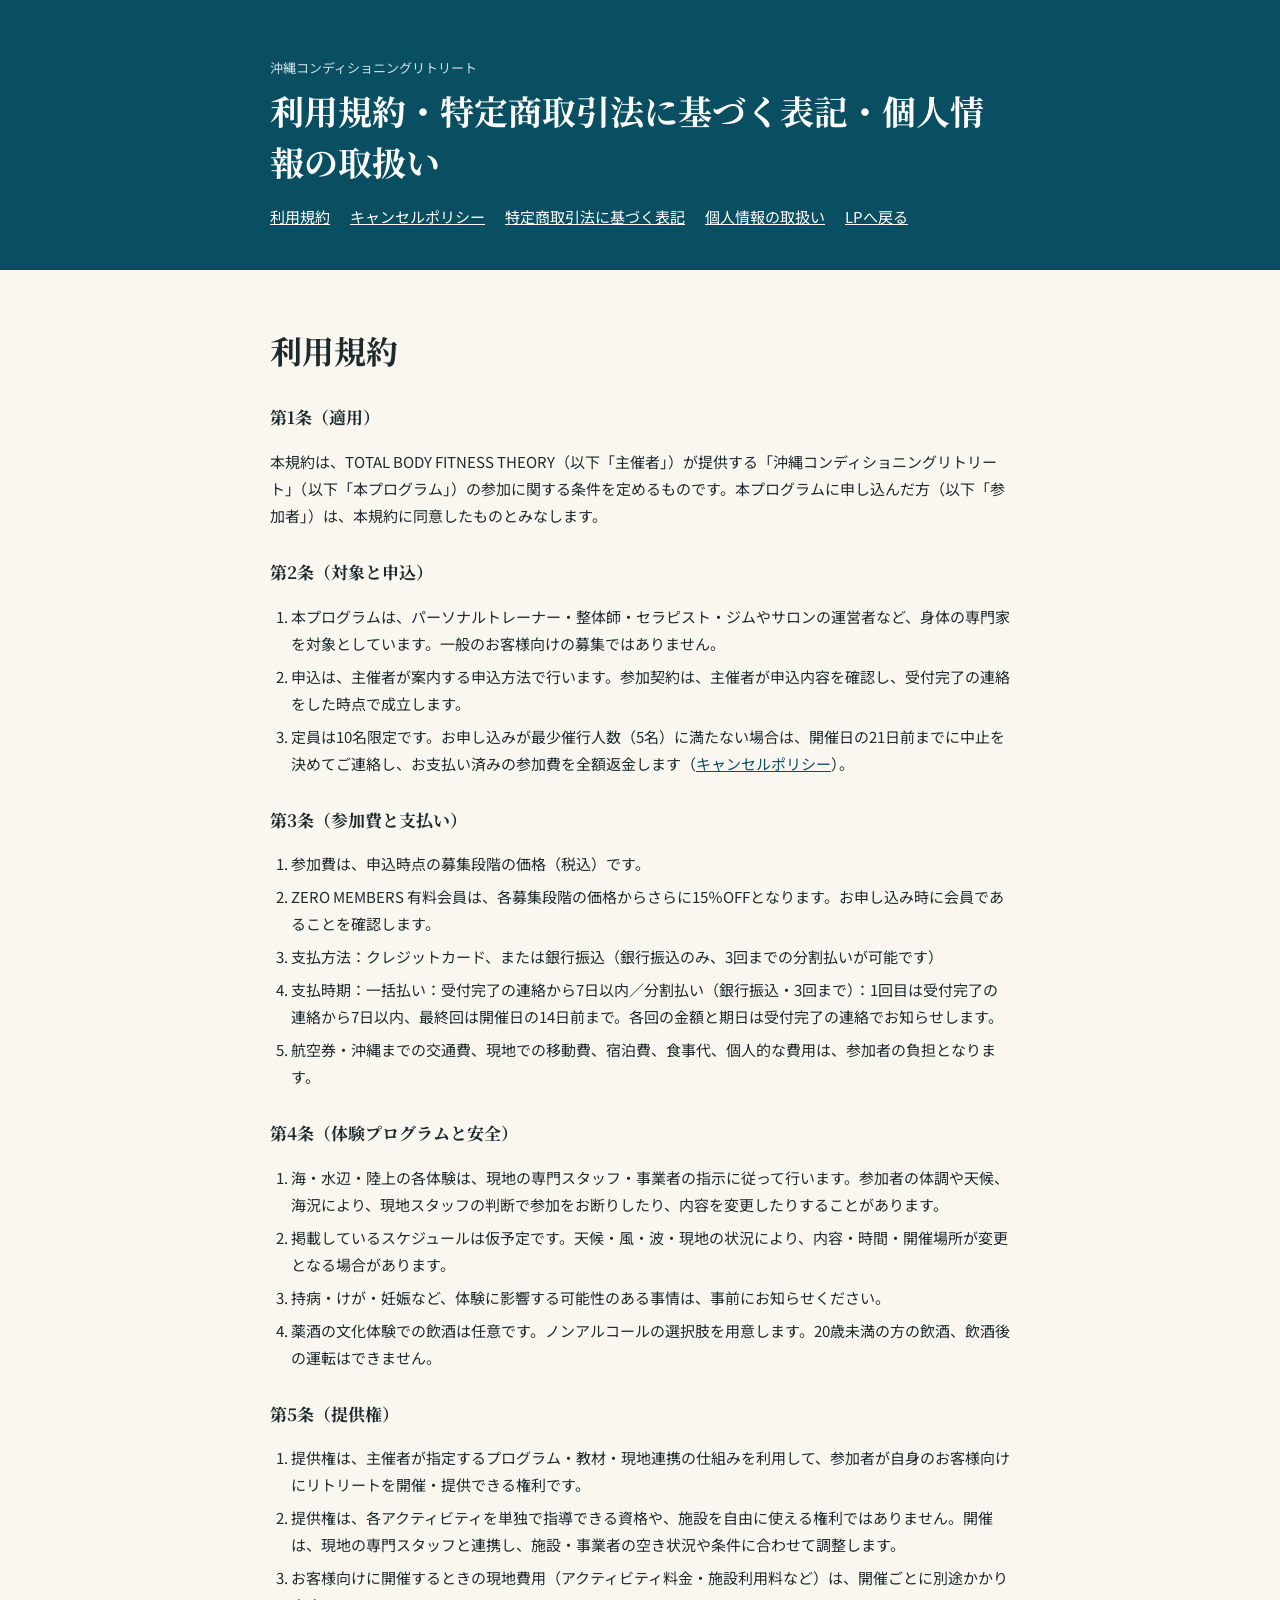
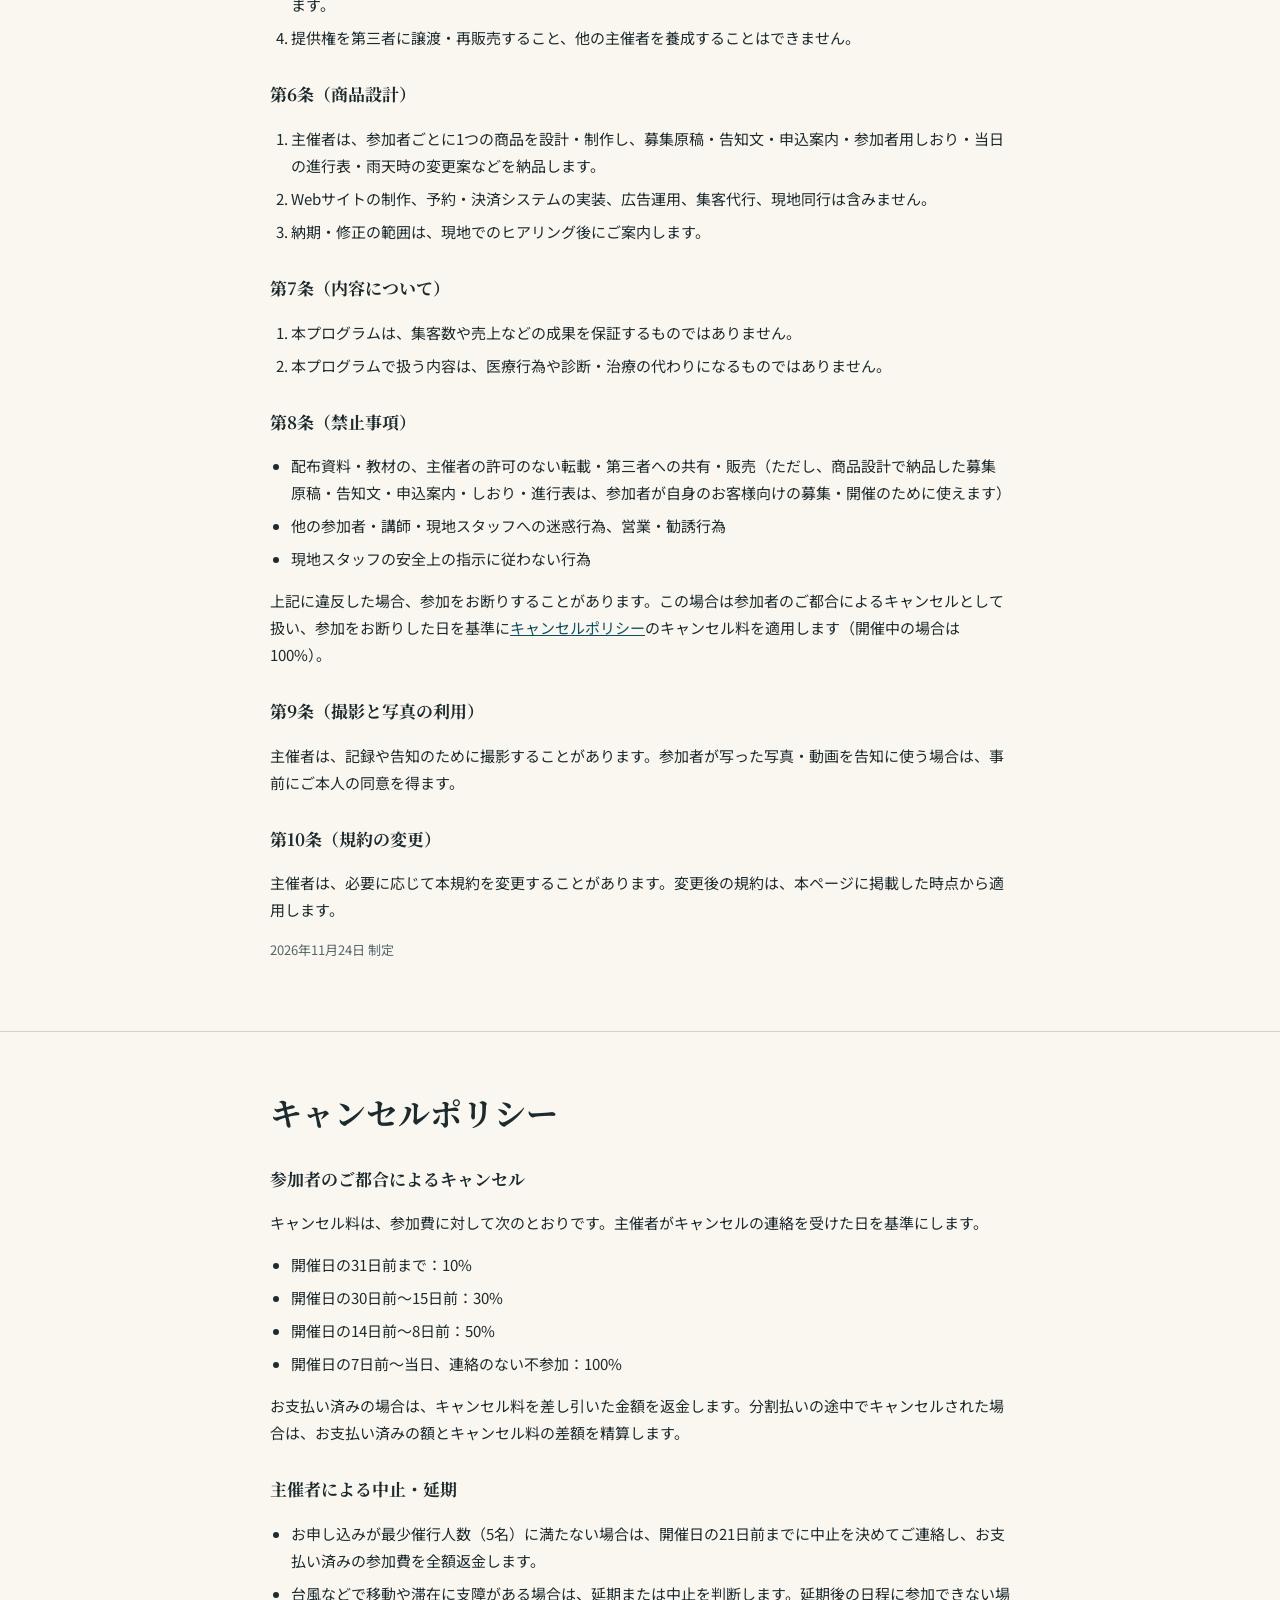
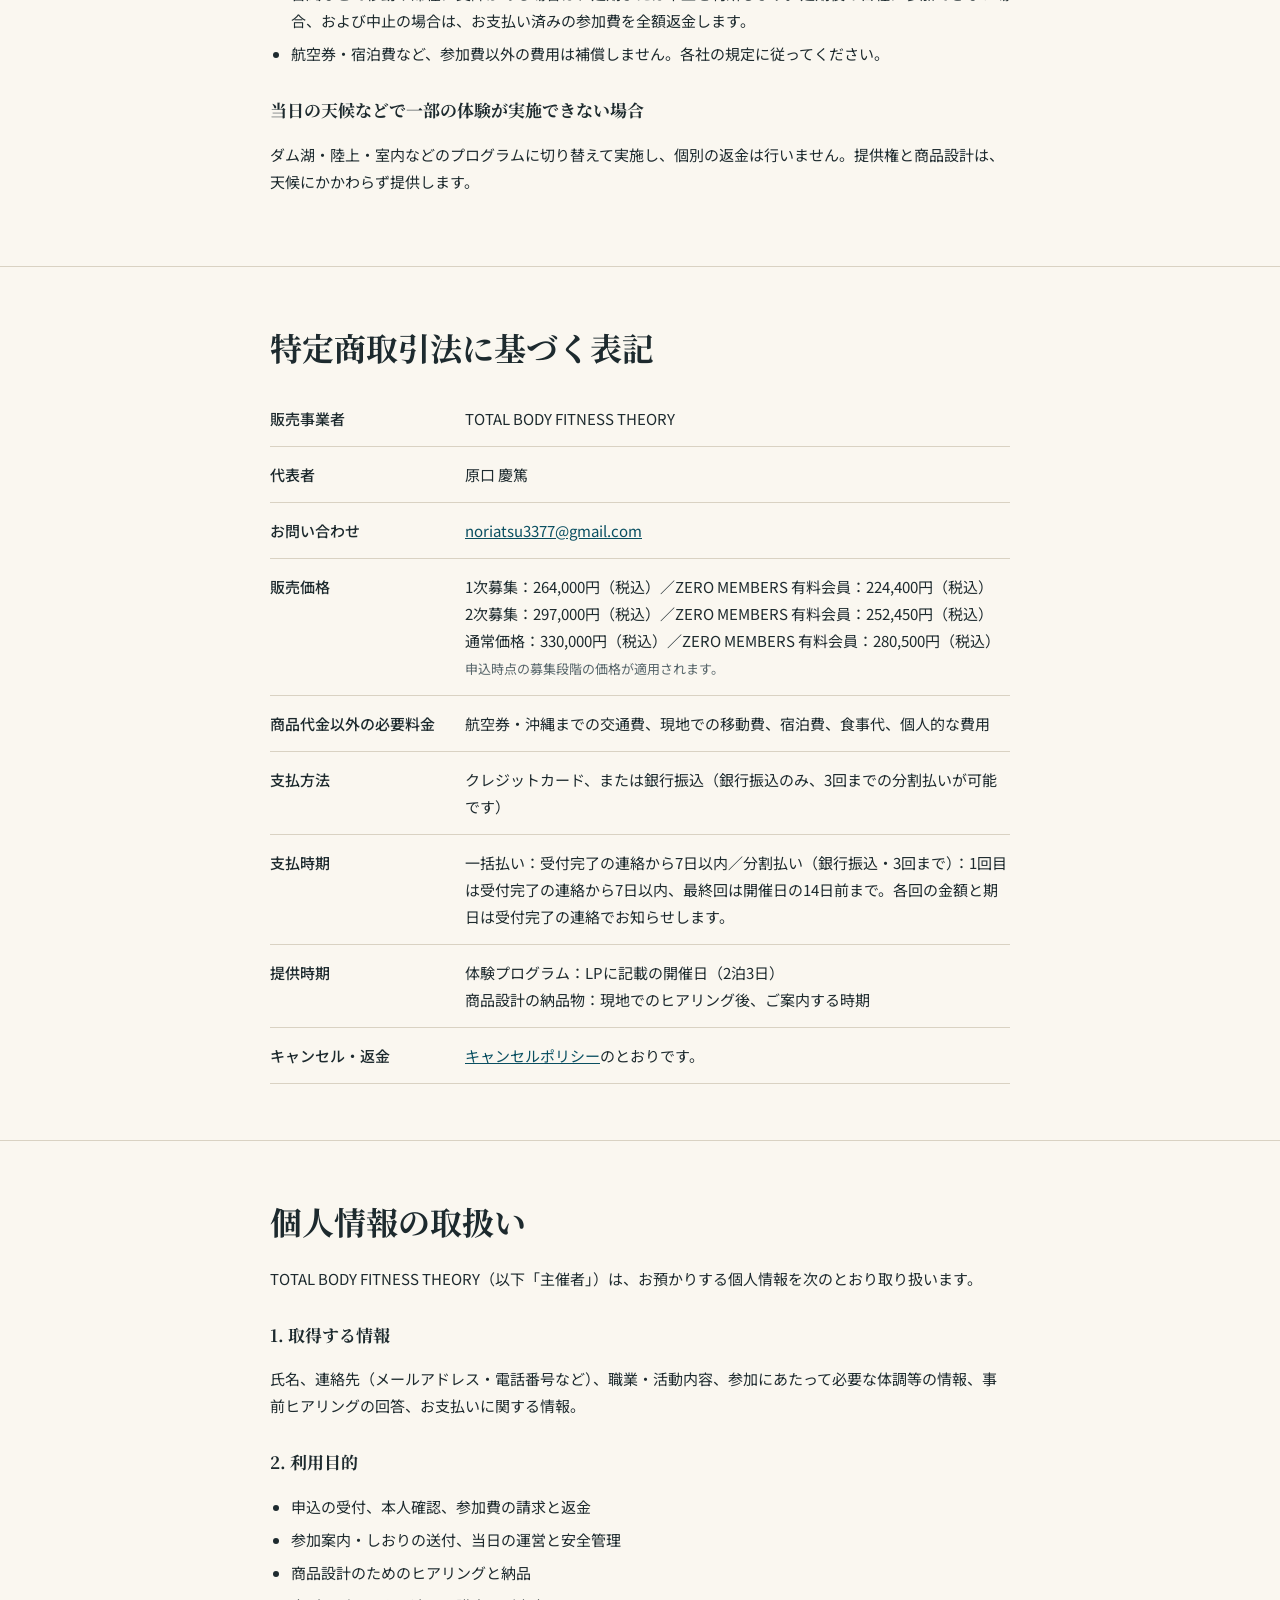
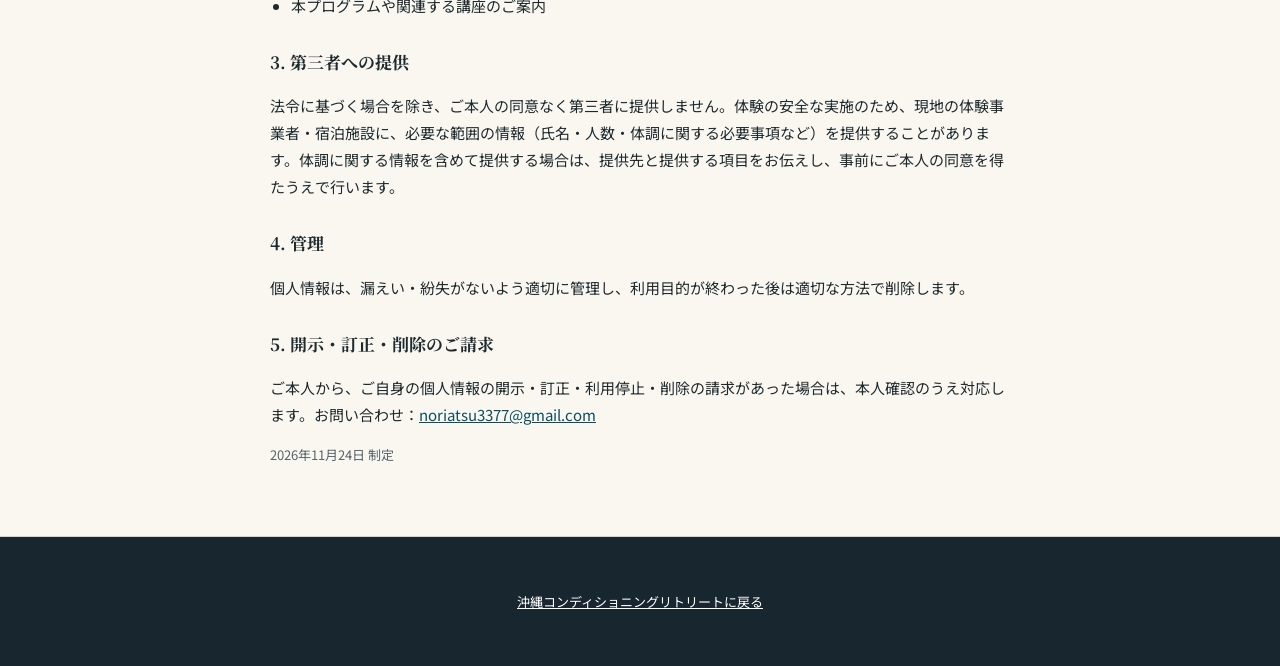
<file: legal/index.html>
<!doctype html>
<html lang="ja">
<head>
<meta charset="utf-8">
<meta name="viewport" content="width=device-width,initial-scale=1">
<title>利用規約・特定商取引法に基づく表記・個人情報の取扱い｜沖縄コンディショニングリトリート</title>
<meta name="robots" content="noindex">
<link rel="preconnect" href="https://fonts.googleapis.com"><link rel="preconnect" href="https://fonts.gstatic.com" crossorigin>
<link rel="stylesheet" href="https://fonts.googleapis.com/css2?family=Noto+Serif+JP:wght@700&family=Noto+Sans+JP:wght@400;500;700&display=swap">
<link rel="stylesheet" href="../assets/style.css">
<style>
body{padding-bottom:0}
.legal-head{background:var(--sea-d);color:#fff;padding:56px 0 40px}
.legal-head h1{font-family:var(--min);font-size:clamp(22px,5vw,34px);margin:0 0 16px;line-height:1.5}
.legal-head nav{display:flex;flex-wrap:wrap;gap:8px 20px}.legal-head a{color:#fff}
.legal section{padding:56px 0;border-bottom:1px solid var(--line);scroll-margin-top:16px}
.legal h2{margin-bottom:20px}.legal h3{font-size:17px;margin:28px 0 6px}
.legal ol,.legal ul{padding-left:1.4em}.legal li+li{margin-top:.4em}
.legal table{width:100%;border-collapse:collapse}
.legal th,.legal td{text-align:left;vertical-align:top;padding:14px 0;border-bottom:1px solid var(--line);font-size:15px}
.legal th{width:13em;font-weight:500;padding-right:16px}
@media(max-width:767px){.legal th,.legal td{display:block;width:auto;padding:4px 0}.legal th{padding-top:14px;font-weight:700}.legal td{padding-bottom:14px}}
</style>
</head>
<body>
<header class="legal-head"><div class="wrap narrow">
  <p class="small" style="color:#cfe3e8;margin:0 0 6px">沖縄コンディショニングリトリート</p>
  <h1>利用規約・特定商取引法に基づく表記・個人情報の取扱い</h1>
  <nav aria-label="ページ内"><a href="#terms">利用規約</a><a href="#cancel">キャンセルポリシー</a><a href="#tokusho">特定商取引法に基づく表記</a><a href="#privacy">個人情報の取扱い</a><a href="../">LPへ戻る</a></nav>
</div></header>
<main class="legal">
<section id="terms"><div class="wrap narrow">
<h2>利用規約</h2>
<h3>第1条（適用）</h3>
<p>本規約は、TOTAL BODY FITNESS THEORY（以下「主催者」）が提供する「沖縄コンディショニングリトリート」（以下「本プログラム」）の参加に関する条件を定めるものです。本プログラムに申し込んだ方（以下「参加者」）は、本規約に同意したものとみなします。</p>
<h3>第2条（対象と申込）</h3>
<ol>
<li>本プログラムは、パーソナルトレーナー・整体師・セラピスト・ジムやサロンの運営者など、身体の専門家を対象としています。一般のお客様向けの募集ではありません。</li>
<li>申込は、主催者が案内する申込方法で行います。参加契約は、主催者が申込内容を確認し、受付完了の連絡をした時点で成立します。</li>
<li>定員は10名限定です。お申し込みが最少催行人数（5名）に満たない場合は、開催日の21日前までに中止を決めてご連絡し、お支払い済みの参加費を全額返金します（<a href="#cancel">キャンセルポリシー</a>）。</li>
</ol>
<h3>第3条（参加費と支払い）</h3>
<ol>
<li>参加費は、申込時点の募集段階の価格（税込）です。</li>
<li>ZERO MEMBERS 有料会員は、各募集段階の価格からさらに15％OFFとなります。お申し込み時に会員であることを確認します。</li>
<li>支払方法：クレジットカード、または銀行振込（銀行振込のみ、3回までの分割払いが可能です）</li>
<li>支払時期：一括払い：受付完了の連絡から7日以内／分割払い（銀行振込・3回まで）：1回目は受付完了の連絡から7日以内、最終回は開催日の14日前まで。各回の金額と期日は受付完了の連絡でお知らせします。</li>
<li>航空券・沖縄までの交通費、現地での移動費、宿泊費、食事代、個人的な費用は、参加者の負担となります。</li>
</ol>
<h3>第4条（体験プログラムと安全）</h3>
<ol>
<li>海・水辺・陸上の各体験は、現地の専門スタッフ・事業者の指示に従って行います。参加者の体調や天候、海況により、現地スタッフの判断で参加をお断りしたり、内容を変更したりすることがあります。</li>
<li>掲載しているスケジュールは仮予定です。天候・風・波・現地の状況により、内容・時間・開催場所が変更となる場合があります。</li>
<li>持病・けが・妊娠など、体験に影響する可能性のある事情は、事前にお知らせください。</li>
<li>薬酒の文化体験での飲酒は任意です。ノンアルコールの選択肢を用意します。20歳未満の方の飲酒、飲酒後の運転はできません。</li>
</ol>
<h3>第5条（提供権）</h3>
<ol>
<li>提供権は、主催者が指定するプログラム・教材・現地連携の仕組みを利用して、参加者が自身のお客様向けにリトリートを開催・提供できる権利です。</li>
<li>提供権は、各アクティビティを単独で指導できる資格や、施設を自由に使える権利ではありません。開催は、現地の専門スタッフと連携し、施設・事業者の空き状況や条件に合わせて調整します。</li>
<li>お客様向けに開催するときの現地費用（アクティビティ料金・施設利用料など）は、開催ごとに別途かかります。</li>
<li>提供権を第三者に譲渡・再販売すること、他の主催者を養成することはできません。</li>
</ol>
<h3>第6条（商品設計）</h3>
<ol>
<li>主催者は、参加者ごとに1つの商品を設計・制作し、募集原稿・告知文・申込案内・参加者用しおり・当日の進行表・雨天時の変更案などを納品します。</li>
<li>Webサイトの制作、予約・決済システムの実装、広告運用、集客代行、現地同行は含みません。</li>
<li>納期・修正の範囲は、現地でのヒアリング後にご案内します。</li>
</ol>
<h3>第7条（内容について）</h3>
<ol>
<li>本プログラムは、集客数や売上などの成果を保証するものではありません。</li>
<li>本プログラムで扱う内容は、医療行為や診断・治療の代わりになるものではありません。</li>
</ol>
<h3>第8条（禁止事項）</h3>
<ul>
<li>配布資料・教材の、主催者の許可のない転載・第三者への共有・販売（ただし、商品設計で納品した募集原稿・告知文・申込案内・しおり・進行表は、参加者が自身のお客様向けの募集・開催のために使えます）</li>
<li>他の参加者・講師・現地スタッフへの迷惑行為、営業・勧誘行為</li>
<li>現地スタッフの安全上の指示に従わない行為</li>
</ul>
<p>上記に違反した場合、参加をお断りすることがあります。この場合は参加者のご都合によるキャンセルとして扱い、参加をお断りした日を基準に<a href="#cancel">キャンセルポリシー</a>のキャンセル料を適用します（開催中の場合は100%）。</p>
<h3>第9条（撮影と写真の利用）</h3>
<p>主催者は、記録や告知のために撮影することがあります。参加者が写った写真・動画を告知に使う場合は、事前にご本人の同意を得ます。</p>
<h3>第10条（規約の変更）</h3>
<p>主催者は、必要に応じて本規約を変更することがあります。変更後の規約は、本ページに掲載した時点から適用します。</p>
<p class="small">2026年11月24日 制定</p>
</div></section>

<section id="cancel"><div class="wrap narrow">
<h2>キャンセルポリシー</h2>
<h3>参加者のご都合によるキャンセル</h3>
<p>キャンセル料は、参加費に対して次のとおりです。主催者がキャンセルの連絡を受けた日を基準にします。</p>
<ul>
<li>開催日の31日前まで：10%</li>
<li>開催日の30日前〜15日前：30%</li>
<li>開催日の14日前〜8日前：50%</li>
<li>開催日の7日前〜当日、連絡のない不参加：100%</li>
</ul>
<p>お支払い済みの場合は、キャンセル料を差し引いた金額を返金します。分割払いの途中でキャンセルされた場合は、お支払い済みの額とキャンセル料の差額を精算します。</p>
<h3>主催者による中止・延期</h3>
<ul>
<li>お申し込みが最少催行人数（5名）に満たない場合は、開催日の21日前までに中止を決めてご連絡し、お支払い済みの参加費を全額返金します。</li>
<li>台風などで移動や滞在に支障がある場合は、延期または中止を判断します。延期後の日程に参加できない場合、および中止の場合は、お支払い済みの参加費を全額返金します。</li>
<li>航空券・宿泊費など、参加費以外の費用は補償しません。各社の規定に従ってください。</li>
</ul>
<h3>当日の天候などで一部の体験が実施できない場合</h3>
<p>ダム湖・陸上・室内などのプログラムに切り替えて実施し、個別の返金は行いません。提供権と商品設計は、天候にかかわらず提供します。</p>
</div></section>

<section id="tokusho"><div class="wrap narrow">
<h2>特定商取引法に基づく表記</h2>
<table>
<tr><th>販売事業者</th><td>TOTAL BODY FITNESS THEORY</td></tr>
<tr><th>代表者</th><td>原口 慶篤</td></tr>
<tr><th>お問い合わせ</th><td><a href="mailto:noriatsu3377@gmail.com">noriatsu3377@gmail.com</a></td></tr>
<tr><th>販売価格</th><td>1次募集：264,000円（税込）／ZERO MEMBERS 有料会員：224,400円（税込）<br>2次募集：297,000円（税込）／ZERO MEMBERS 有料会員：252,450円（税込）<br>通常価格：330,000円（税込）／ZERO MEMBERS 有料会員：280,500円（税込）<br><span class="small">申込時点の募集段階の価格が適用されます。</span></td></tr>
<tr><th>商品代金以外の必要料金</th><td>航空券・沖縄までの交通費、現地での移動費、宿泊費、食事代、個人的な費用</td></tr>
<tr><th>支払方法</th><td>クレジットカード、または銀行振込（銀行振込のみ、3回までの分割払いが可能です）</td></tr>
<tr><th>支払時期</th><td>一括払い：受付完了の連絡から7日以内／分割払い（銀行振込・3回まで）：1回目は受付完了の連絡から7日以内、最終回は開催日の14日前まで。各回の金額と期日は受付完了の連絡でお知らせします。</td></tr>
<tr><th>提供時期</th><td>体験プログラム：LPに記載の開催日（2泊3日）<br>商品設計の納品物：現地でのヒアリング後、ご案内する時期</td></tr>
<tr><th>キャンセル・返金</th><td><a href="#cancel">キャンセルポリシー</a>のとおりです。</td></tr>
</table>
</div></section>

<section id="privacy"><div class="wrap narrow">
<h2>個人情報の取扱い</h2>
<p>TOTAL BODY FITNESS THEORY（以下「主催者」）は、お預かりする個人情報を次のとおり取り扱います。</p>
<h3>1. 取得する情報</h3>
<p>氏名、連絡先（メールアドレス・電話番号など）、職業・活動内容、参加にあたって必要な体調等の情報、事前ヒアリングの回答、お支払いに関する情報。</p>
<h3>2. 利用目的</h3>
<ul>
<li>申込の受付、本人確認、参加費の請求と返金</li>
<li>参加案内・しおりの送付、当日の運営と安全管理</li>
<li>商品設計のためのヒアリングと納品</li>
<li>本プログラムや関連する講座のご案内</li>
</ul>
<h3>3. 第三者への提供</h3>
<p>法令に基づく場合を除き、ご本人の同意なく第三者に提供しません。体験の安全な実施のため、現地の体験事業者・宿泊施設に、必要な範囲の情報（氏名・人数・体調に関する必要事項など）を提供することがあります。体調に関する情報を含めて提供する場合は、提供先と提供する項目をお伝えし、事前にご本人の同意を得たうえで行います。</p>
<h3>4. 管理</h3>
<p>個人情報は、漏えい・紛失がないよう適切に管理し、利用目的が終わった後は適切な方法で削除します。</p>
<h3>5. 開示・訂正・削除のご請求</h3>
<p>ご本人から、ご自身の個人情報の開示・訂正・利用停止・削除の請求があった場合は、本人確認のうえ対応します。お問い合わせ：<a href="mailto:noriatsu3377@gmail.com">noriatsu3377@gmail.com</a></p>
<p class="small">2026年11月24日 制定</p>
</div></section>
</main>
<footer class="site-foot"><p><a href="../">沖縄コンディショニングリトリートに戻る</a></p></footer>
</body>
</html>
</file>
<file: assets/style.css>
:root{
  --sea:#0f6f86; --sea-d:#0a4f61; --sea-l:#d8eef2; --forest:#24493a; --forest-l:#e3ece6;
  --sand:#faf7f0; --kinari:#f2ebdd; --gold:#b39558; --ink:#1d2a2e; --mute:#56656a; --line:#d9d2c3;
  --night:#17262f;
  --min:"Noto Serif JP","Hiragino Mincho ProN","Yu Mincho",serif;
  --sans:"Noto Sans JP","Hiragino Kaku Gothic ProN","Yu Gothic",sans-serif;
  --gut:16px;
}
*{box-sizing:border-box}
html{scroll-behavior:smooth;-webkit-text-size-adjust:100%}
body{margin:0;background:var(--sand);color:var(--ink);font-family:var(--sans);font-size:16px;line-height:1.85;overflow-x:hidden;padding-bottom:84px}
img{max-width:100%;display:block}
a{color:var(--sea-d)}
:focus-visible{outline:3px solid var(--gold);outline-offset:3px}
.skip{position:absolute;left:-9999px}.skip:focus{left:8px;top:8px;z-index:99;background:#fff;padding:8px 12px}
.sp{display:inline}.pc{display:none}
@media(min-width:768px){.sp{display:none}.pc{display:inline}body{padding-bottom:0}:root{--gut:40px}}
.wrap{max-width:1120px;margin:0 auto;padding:0 var(--gut)}.narrow{max-width:820px}
.tbd{display:inline-block;background:#fff4d6;color:#6b5314;border:1px dashed #c9a74e;border-radius:4px;padding:0 6px;font-size:.88em}
.draft-bar{background:#fff4d6;color:#5a4510;font-size:13px;padding:8px var(--gut);text-align:center;border-bottom:1px solid #e3cf95}
.small{font-size:13px;color:var(--mute)}
.note{font-size:13px;color:var(--mute);margin-top:28px}

/* header */
.site-head{position:absolute;z-index:5;left:0;right:0;display:flex;justify-content:space-between;align-items:center;padding:14px var(--gut);color:#fff}
.logo{margin:0;font-family:var(--min);font-size:14px;letter-spacing:.06em;text-shadow:0 1px 8px rgba(0,0,0,.35)}
.site-head nav{display:none}
@media(min-width:768px){.site-head nav{display:flex;gap:24px}.site-head nav a{color:#fff;text-decoration:none;font-size:14px;text-shadow:0 1px 8px rgba(0,0,0,.35)}}

/* photo */
.ph{position:relative;margin:0;overflow:hidden;border-radius:6px;background:var(--sea-l)}
.ph img{width:100%;height:100%;object-fit:cover;transition:transform .6s ease}
@media(hover:hover){.ph:hover img{transform:scale(1.03)}}
.ph-empty{display:grid;place-items:center;background:linear-gradient(160deg,#cfe7ec,#e9f2ee 60%,#f2ebdd);color:var(--sea-d)}
.act-night .ph-empty{background:linear-gradient(160deg,#2a3d48,#1c2b33);color:#c9d6da}
.ph-note{font-size:12px;text-align:center;line-height:1.6;opacity:.8}
.img-tag{position:absolute;right:8px;bottom:8px;font-size:11px;background:rgba(255,255,255,.85);color:var(--ink);padding:1px 8px;border-radius:999px}

/* hero */
.hero{position:relative;min-height:100svh;display:flex;align-items:flex-end;color:#fff;overflow:hidden;background:var(--sea-d)}
.hero-media,.hero-media .ph,.hero-video{position:absolute;inset:0;width:100%;height:100%;border-radius:0}
.hero-media .ph{aspect-ratio:auto!important}
.hero-media .ph-empty{background:linear-gradient(180deg,#7cc4d2 0%,#2d93a8 45%,#0f6f86 75%,#0a4f61 100%);color:#fff}
.hero-media .ph-note{position:absolute;top:14%;left:0;right:0}
.hero-media img,.hero-media .ph-empty{animation:zoom 22s ease-out both}
@keyframes zoom{from{transform:scale(1.08)}to{transform:scale(1)}}
.hero-video{object-fit:cover}
.hero::after{content:"";position:absolute;inset:0;background:linear-gradient(180deg,rgba(6,30,38,.1) 30%,rgba(6,30,38,.62) 100%);pointer-events:none}
.hero-media .img-tag{z-index:3;top:auto;bottom:12px;right:12px}
.video-toggle{position:absolute;z-index:4;right:var(--gut);top:56px;background:rgba(0,0,0,.4);color:#fff;border:1px solid rgba(255,255,255,.6);border-radius:999px;padding:4px 12px;font-size:12px}
.hero-body{position:relative;z-index:2;padding:72px var(--gut) 44px;max-width:1120px;margin:0 auto;width:100%}
.hero-for{font-size:13px;letter-spacing:.08em;margin:0 0 12px}
.hero-title{font-family:var(--min);font-weight:700;font-size:clamp(30px,8.4vw,64px);line-height:1.45;margin:0 0 16px;letter-spacing:.03em;text-shadow:0 2px 18px rgba(0,0,0,.25);animation:fade .8s ease-out both}
.hero-lead{font-size:15px;margin:0 0 16px;animation:fade .8s .15s ease-out both}
@media(min-width:768px){.hero-lead{font-size:18px}}
@keyframes fade{from{opacity:0;transform:translateY(16px)}to{opacity:1;transform:none}}
.hero-tags{display:flex;flex-wrap:wrap;gap:6px;list-style:none;padding:0;margin:0 0 18px}
.hero-tags li{border:1px solid rgba(255,255,255,.7);border-radius:999px;padding:0 12px;font-size:13px}
.hero-price{margin:0 0 16px}
.hp-stage{margin:0;font-size:14px;color:#f3e3b8}
.hp-yen{margin:0;font-size:15px;white-space:nowrap}.hp-yen b{font-size:clamp(34px,9vw,52px);font-weight:700;letter-spacing:.01em}.hp-yen span{font-size:13px}
.hp-off{margin:0;font-size:13px}
.countdown{font-size:13px;margin:12px 0 0}.countdown [data-left]{display:block;font-weight:700}

/* buttons */
.cta-row{display:flex;flex-direction:column;gap:10px;align-items:stretch;max-width:420px}
.btn{display:flex;flex-direction:column;align-items:center;justify-content:center;min-height:56px;padding:10px 24px;border-radius:999px;font-weight:700;text-decoration:none;text-align:center;transition:transform .2s,background-color .2s,box-shadow .2s}
.btn small{font-size:12px;font-weight:500}
.btn-main{background:#7a5e2a;color:#fff}
.btn-main:hover{background:#654c20;transform:translateY(-2px);box-shadow:0 6px 18px rgba(0,0,0,.15)}
.btn-sub{background:#fff;color:var(--sea-d);border:1px solid var(--sea)}
.btn-sub:hover{transform:translateY(-2px)}
.btn-off{background:#e4e0d6;color:#5d5a52;cursor:not-allowed;border:none}
.btn-off:hover{transform:none;box-shadow:none}

/* sections */
.sec{padding:80px 0}
@media(min-width:768px){.sec{padding:120px 0}}
.eyebrow{font-size:12px;letter-spacing:.24em;color:var(--gold);margin:0 0 8px}
h2{font-family:var(--min);font-size:clamp(24px,6.4vw,40px);line-height:1.5;margin:0 0 20px;font-weight:700}
h2 small{font-size:.55em;margin-left:.4em;color:var(--mute)}
h3{font-family:var(--min);font-weight:700}
.sec-lead{color:var(--mute);margin:0 0 40px}

.three{list-style:none;padding:0;margin:0;display:grid;gap:40px}
@media(min-width:768px){.three{grid-template-columns:repeat(3,1fr);gap:32px}.three li:nth-child(2){margin-top:48px}}
.three .ph{aspect-ratio:4/3}
.num{font-family:var(--min);color:var(--gold);margin:16px 0 0;font-size:20px}
.three h3{margin:0 0 6px;font-size:22px}
.three p{margin:0}

.for{background:var(--kinari)}
.checks{list-style:none;padding:0;margin:0;display:grid;gap:12px}
.checks li{background:#fff;padding:18px 20px 18px 52px;border-radius:6px;position:relative}
.checks li::before{content:"";position:absolute;left:20px;top:26px;width:16px;height:9px;border-left:2px solid var(--sea);border-bottom:2px solid var(--sea);transform:rotate(-45deg)}

/* program */
.act{margin-top:72px}
.act-head{margin-bottom:24px}
.act-en{font-size:12px;letter-spacing:.2em;color:var(--sea);margin:0}
.act-head h3{font-size:30px;margin:0}.act-head p{margin:0;color:var(--mute)}
.act-grid{list-style:none;padding:0;margin:0;display:grid;gap:28px}
.act-item h4{font-family:var(--min);font-size:20px;margin:12px 0 4px}.act-item p{margin:0;font-size:15px;color:var(--mute)}
.act-item .ph{aspect-ratio:4/3}
@media(min-width:768px){
  .act-grid{grid-template-columns:repeat(6,1fr);gap:32px}
  .act-grid.n4 li:nth-child(1){grid-column:span 4;grid-row:span 2}.act-grid.n4 li:nth-child(1) .ph{aspect-ratio:4/5}
  .act-grid.n4 li:nth-child(2),.act-grid.n4 li:nth-child(3){grid-column:span 2}
  .act-grid.n4 li:nth-child(4){grid-column:2/span 4}.act-grid.n4 li:nth-child(4) .ph{aspect-ratio:16/9}
  .act-grid.n2 li:nth-child(1){grid-column:span 4}.act-grid.n2 li:nth-child(2){grid-column:span 2;margin-top:80px}
  .act-forest .act-grid.n2 li:nth-child(1) .ph{aspect-ratio:16/10}
}
.act-forest{background:var(--forest-l);margin-left:calc(var(--gut)*-1);margin-right:calc(var(--gut)*-1);padding:48px var(--gut);border-radius:8px}
.act-forest .act-en{color:var(--forest)}
.act-night{background:var(--night);color:#e7eef0;margin-left:calc(var(--gut)*-1);margin-right:calc(var(--gut)*-1);padding:48px var(--gut);border-radius:8px}
.act-night .act-head p,.act-night .act-item p{color:#b9c8cd}.act-night .act-en{color:var(--gold)}

/* conditioning */
.cond{background:#fff}
.cond-grid{display:grid;gap:40px}
.cond-img .ph{aspect-ratio:4/5}
@media(min-width:900px){.cond-grid{grid-template-columns:5fr 6fr;gap:64px;align-items:start}}
.flow-line{list-style:none;margin:0 0 32px;padding:0 0 0 28px;position:relative;counter-reset:f}
.flow-line::before{content:"";position:absolute;left:8px;top:8px;bottom:8px;width:2px;background:var(--sea);transform-origin:top;transform:scaleY(var(--draw,1));transition:transform 1.2s ease}
.flow-line li{position:relative;padding:8px 0 16px}
.flow-line li::before{content:"";position:absolute;left:-26px;top:16px;width:14px;height:14px;border-radius:50%;background:#fff;border:2px solid var(--sea)}
.flow-line b{display:block;font-family:var(--min);font-size:19px}.flow-line span{color:var(--mute);font-size:15px}
.pro-box{background:var(--sea-l);padding:24px;border-radius:6px}.pro-box h3{margin:0 0 8px;font-size:19px}.pro-box ul{margin:0;padding-left:1.2em}

/* schedule */
.days{display:grid;gap:32px}
.day-nav{display:none}
.day .ph{aspect-ratio:16/10;margin-bottom:16px}
.day-no{font-size:13px;letter-spacing:.2em;color:var(--gold);margin:0}.day h3{font-size:24px;margin:0 0 8px}
.day ul{margin:0;padding-left:1.2em}
@media(min-width:900px){
  .days{grid-template-columns:240px 1fr;gap:56px}
  .day-nav{display:block}.day-nav ol{position:sticky;top:40px;list-style:none;padding:0;margin:0}
  .day-nav a{display:block;padding:14px 0 14px 16px;border-left:2px solid var(--line);text-decoration:none;color:var(--mute);font-family:var(--min);font-size:20px;transition:color .3s,border-color .3s}
  .day-nav a span{display:block;font-family:var(--sans);font-size:13px}
  .day-nav a.is-on{color:var(--sea-d);border-color:var(--sea)}
  .day-list{display:grid;gap:72px}
}

/* path */
.path{background:var(--kinari)}
.steps{list-style:none;padding:0;margin:0 0 40px;display:grid;gap:12px;position:relative}
.steps li{background:#fff;border-radius:6px;padding:16px 20px;font-weight:700;display:flex;gap:14px;align-items:center;opacity:var(--o,1);transform:translateY(var(--y,0));transition:opacity .5s,transform .5s}
.step-n{font-family:var(--min);color:var(--gold);font-size:18px}
@media(min-width:900px){.steps{grid-template-columns:repeat(6,1fr);gap:0}.steps li{flex-direction:column;text-align:center;border-radius:0;padding:24px 10px;font-size:14px;border-right:1px solid var(--line)}.steps li:first-child{border-radius:6px 0 0 6px}.steps li:last-child{border-radius:0 6px 6px 0;border-right:0;background:var(--sea);color:#fff}.steps li:last-child .step-n{color:#f3e3b8}}
.right-box{background:#fff;border-left:3px solid var(--sea);padding:24px;border-radius:0 6px 6px 0}.right-box h3{margin:0 0 8px}.right-box p{margin:0 0 8px}

/* docs */
.docs{display:grid;gap:24px;grid-template-columns:repeat(2,1fr)}
@media(min-width:768px){.docs{grid-template-columns:repeat(3,1fr);gap:32px}}
.doc-sheet{aspect-ratio:3/4;background:#fff;border:1px solid var(--line);border-radius:4px;padding:18% 14%;display:grid;gap:10%;align-content:start;box-shadow:6px 6px 0 var(--kinari)}
.doc-sheet i{display:block;height:6px;background:var(--sea-l);border-radius:3px}.doc-sheet i:first-child{height:10px;width:60%;background:var(--sea)}.doc-sheet i:last-child{width:70%}
.doc h3{font-size:17px;margin:12px 0 2px}.doc p{margin:0;font-size:13px;color:var(--mute);line-height:1.7}

/* examples */
.examples{background:var(--forest);color:#eef3ef}.examples .sec-lead{color:#cfdcd3}.examples strong{color:#fff}
.ex{list-style:none;padding:0;margin:0;display:grid;gap:16px}
@media(min-width:768px){.ex{grid-template-columns:repeat(3,1fr)}}
.ex li{border:1px solid rgba(255,255,255,.3);border-radius:6px;padding:24px}
.ex-tag{display:inline-block;font-size:12px;border:1px solid var(--gold);color:#f3e3b8;border-radius:999px;padding:0 10px;margin:0}
.ex h3{font-size:19px;margin:10px 0 6px}.ex p{margin:0;font-size:14px}

/* host */
.host-in{display:grid;gap:24px;align-items:center}
@media(min-width:768px){.host-in{grid-template-columns:220px 1fr;gap:48px}}
.host-photo{width:200px;height:200px;border-radius:50%;object-fit:cover;display:grid;place-items:center;overflow:hidden}
.host h2{margin:0}.host-role{color:var(--sea);margin:0 0 8px}

/* price */
.price{background:#fff}
.tiers{list-style:none;padding:0;margin:0 0 40px;display:grid;gap:16px}
@media(min-width:900px){.tiers{grid-template-columns:1.3fr 1fr 1fr;align-items:stretch}}
.tier{border:1px solid var(--line);border-radius:8px;padding:24px;background:var(--sand);position:relative}
.tier.is-cur{border:2px solid var(--sea);background:#fff;box-shadow:0 10px 30px rgba(15,111,134,.12)}
.tier.is-ended{opacity:.6}
.tier-state{position:absolute;top:-12px;left:20px;background:var(--sea);color:#fff;font-size:12px;padding:2px 12px;border-radius:999px}
.tier:not(.is-cur) .tier-state{background:var(--mute)}
.tier-name{margin:0;font-size:18px}.tier-name span{font-size:14px;color:var(--sea)}
.tier-price{margin:4px 0;white-space:nowrap;font-size:15px}.tier-price b{font-size:30px;font-family:var(--sans)}
.tier.is-cur .tier-price b{font-size:clamp(36px,10vw,46px);color:var(--sea-d)}
.tax{font-size:13px}
.tier-meta{margin:0;font-size:14px}.tier-period{margin:6px 0 0;font-size:13px;color:var(--mute)}
.price-info dl{margin:0;display:grid;gap:4px 24px}
.price-info dt{font-weight:700;margin-top:16px}.price-info dd{margin:0;color:var(--mute);font-size:15px}
@media(min-width:768px){.price-info dl{grid-template-columns:240px 1fr}.price-info dt,.price-info dd{padding:16px 0;margin:0;border-bottom:1px solid var(--line)}}

/* faq */
.qa{border-bottom:1px solid var(--line)}
.qa summary{cursor:pointer;padding:20px 32px 20px 0;font-weight:700;position:relative;list-style:none}
.qa summary::-webkit-details-marker{display:none}
.qa summary::after{content:"+";position:absolute;right:4px;top:16px;font-size:22px;color:var(--sea)}
.qa[open] summary::after{content:"−"}
.qa p{margin:0 0 20px;color:var(--mute)}

/* final */
.final{position:relative;color:#fff;min-height:80svh;display:flex;align-items:center;overflow:hidden;background:var(--sea-d)}
.final-img{position:absolute;inset:0;border-radius:0;aspect-ratio:auto!important}
.final-img.ph-empty{background:linear-gradient(200deg,#2d93a8,#0a4f61)}
.final-img .ph-note{opacity:.5}
.final::after{content:"";position:absolute;inset:0;background:rgba(6,30,38,.45)}
.final-body{position:relative;z-index:2;padding:80px var(--gut);max-width:1120px;margin:0 auto;width:100%}
.final h2{font-size:clamp(28px,7.4vw,52px)}

.site-foot{background:var(--night);color:#b9c8cd;padding:40px var(--gut) 40px;font-size:13px;text-align:center}
.site-foot a{color:#fff}

/* fixed CTA (mobile) */
.dock{position:fixed;left:0;right:0;bottom:0;z-index:20;padding:10px var(--gut) calc(10px + env(safe-area-inset-bottom));background:rgba(250,247,240,.95);border-top:1px solid var(--line);transform:translateY(110%);transition:transform .3s}
.dock.is-on{transform:none}
.dock .btn{min-height:52px;max-width:420px;margin:0 auto}
@media(min-width:768px){.dock{display:none}}

/* reveal: JSが動く時だけ隠す */
.js .reveal{animation:rv 0s 3s forwards;opacity:0;transform:translateY(24px);transition:opacity .7s ease,transform .7s ease;transition-delay:calc(var(--d,0)*100ms)}
.js .reveal.is-in{opacity:1;transform:none}
.parallax img{will-change:transform}

@media (prefers-reduced-motion:reduce){
  *,*::before,*::after{animation:none!important;transition:none!important;scroll-behavior:auto!important}
  .js .reveal{opacity:1;transform:none}
  .hero-video{display:none}
}

@keyframes rv{to{opacity:1;transform:none}}
.js .reveal.is-in{animation:none}

.hero-video{z-index:1}
.hero::after{z-index:1;background:linear-gradient(180deg,rgba(6,30,38,.25) 0%,rgba(6,30,38,.35) 40%,rgba(6,30,38,.72) 100%)}

.ph video{width:100%;height:100%;object-fit:cover;display:block;transition:transform .6s ease}
@media(hover:hover){.ph:hover video{transform:scale(1.03)}}
.final-img video{position:absolute;inset:0}
.three .ph-video,.act-item .ph-video{aspect-ratio:4/3!important}
@media(min-width:768px){.act-grid.n2 li:nth-child(1) .ph-video{aspect-ratio:16/10!important}}
.vbtn{position:absolute;left:8px;bottom:8px;z-index:2;background:rgba(0,0,0,.5);color:#fff;border:1px solid rgba(255,255,255,.7);border-radius:999px;padding:2px 10px;font-size:11px;cursor:pointer}

.tier-member{margin:6px 0 0;font-size:13px;color:var(--forest)}.tier-member b{font-size:16px}

/* ---- 2026-11-24 ストーリー構成 ---- */
.pains{background:rgba(6,30,38,.55);border:1px solid rgba(255,255,255,.35);border-radius:8px;padding:14px 16px;margin:0 0 18px;max-width:560px}
.pains-q{margin:0 0 6px;font-weight:700;color:#f3e3b8;font-size:15px}
.pains ul{margin:0;padding:0;list-style:none}
.pains li{position:relative;padding-left:22px;font-size:14px;line-height:1.7;margin:4px 0}
.pains li::before{content:"";position:absolute;left:2px;top:7px;width:11px;height:6px;border-left:2px solid #f3e3b8;border-bottom:2px solid #f3e3b8;transform:rotate(-45deg)}
.hero-lead strong{color:#fff;background:linear-gradient(transparent 62%,rgba(179,149,88,.55) 62%)}
.seats{display:inline-block;margin:0 0 14px;padding:4px 14px;border-radius:999px;background:#fff;color:var(--sea-d);font-weight:700;font-size:14px}
.seats b{font-size:20px;margin:0 2px}
.final .seats{margin-top:6px}
.problem{background:var(--kinari)}
.prose p{margin:0 0 16px}
.prose .em{font-family:var(--min);font-size:clamp(18px,4.6vw,24px);line-height:1.7;margin-top:28px}
.prose strong,.gains h3{color:var(--sea-d)}
.gain{background:#fff}
.gains{list-style:none;padding:0;margin:0;display:grid;gap:16px}
.gains li{display:flex;gap:16px;align-items:flex-start;padding:20px;border:1px solid var(--line);border-radius:8px;background:var(--sand)}
.g-n{flex:none;width:40px;height:40px;border-radius:50%;background:var(--sea);color:#fff;display:grid;place-items:center;font-family:var(--min);font-weight:700;font-size:18px}
.gains h3{margin:0 0 4px;font-size:19px}.gains p{margin:0;color:var(--mute);font-size:15px}
@media(min-width:900px){.gains{grid-template-columns:1fr 1fr}.gains li:first-child{grid-column:1/-1;background:var(--sea-l)}}
.change{background:var(--kinari)}
.ba{width:100%;border-collapse:collapse;background:#fff;border-radius:8px;overflow:hidden;font-size:15px}
.ba th,.ba td{padding:14px 12px;border-bottom:1px solid var(--line);text-align:left;vertical-align:top}
.ba thead th{background:var(--sea-d);color:#fff;font-weight:700}
.ba tbody th{width:7.5em;font-weight:700;color:var(--mute)}
.ba td:last-child{color:var(--sea-d);font-weight:700}
@media(max-width:600px){.ba thead{display:none}.ba tr{display:block;border-bottom:1px solid var(--line);padding:10px 12px}.ba th,.ba td{display:block;border:0;padding:2px 0}.ba td:first-of-type::before{content:"これまで：";color:var(--mute);font-weight:400}.ba td:last-child::before{content:"これから：";font-weight:400}}
.tiles{list-style:none;padding:0;margin:0 0 40px;display:grid;gap:16px;grid-template-columns:1fr 1fr}
@media(min-width:900px){.tiles{grid-template-columns:repeat(3,1fr);gap:24px}}
.tile .ph{aspect-ratio:4/3!important}
.tile-txt h3{font-size:16px;margin:10px 0 2px;line-height:1.5}.tile-txt p{margin:0;font-size:13px;color:var(--mute);line-height:1.7}
.cond-line{background:var(--forest-l);border-radius:8px;padding:24px}
.cond-line h3{margin:0 0 12px;font-size:19px}
.cond-line ol{list-style:none;margin:0 0 10px;padding:0;display:flex;flex-wrap:wrap;gap:8px}
.cond-line li{background:#fff;border-radius:999px;padding:4px 14px;font-size:14px;font-weight:700;color:var(--forest)}
.cond-line li+li::before{content:"→ ";color:var(--gold)}
.cond-line p{margin:0;color:var(--mute);font-size:15px}
.days2{display:grid;gap:32px}
@media(min-width:900px){.days2{grid-template-columns:repeat(3,1fr)}}
.days2 .ph{aspect-ratio:4/3!important;margin-bottom:12px}
.days2 p:last-child{margin:0;font-size:15px;color:var(--mute)}
@media(min-width:900px){.steps{grid-template-columns:repeat(5,1fr)}}
.final-lead{font-size:15px;margin:0 0 16px}
.host-photo{width:200px;height:200px;border-radius:50%;object-fit:cover}
.video-toggle{top:12px}

.mid-cta{margin-top:40px;padding:28px 20px;border-radius:10px;background:var(--sea-d);color:#fff;text-align:center}
.mid-cta p{margin:0 0 12px;font-family:var(--min);font-size:clamp(18px,4.8vw,24px)}
.mid-cta .cta-row{margin:0 auto}
.why-lead{font-family:var(--min);font-size:18px;margin:0 0 8px;color:var(--sea-d)}
@media(min-width:768px){.video-toggle{top:60px}}
@media(max-width:600px){.ba thead{display:block;position:absolute;width:1px;height:1px;overflow:hidden;clip:rect(0 0 0 0);white-space:nowrap}}

.pains-sec{background:#fff;padding:64px 0}
.pains-sec h2{text-align:center}
.pains-box{background:var(--sand);border:1px solid var(--line);border-radius:10px;padding:20px 22px}
.pains-box ul{list-style:none;margin:0;padding:0}
.pains-box li{position:relative;padding:12px 0 12px 32px;border-bottom:1px dashed var(--line);font-weight:500}
.pains-box li:last-child{border-bottom:0}
.pains-box li::before{content:"";position:absolute;left:4px;top:20px;width:14px;height:8px;border-left:3px solid var(--sea);border-bottom:3px solid var(--sea);transform:rotate(-45deg)}

/* ---- 2026-11-24 メリハリ調整：文字を小さく・縦を短く・パートごとに色分け ---- */
body{font-size:15px;line-height:1.8}
.sec{padding:56px 0}
@media(min-width:768px){.sec{padding:80px 0}}
h2{font-size:clamp(21px,5.4vw,32px);margin-bottom:16px}
.hero-title{font-size:clamp(28px,7.4vw,54px)}
.hero{min-height:88svh}
.sec-lead{margin-bottom:28px;font-size:15px}
.three{gap:28px}.three h3{font-size:19px}.three p{font-size:14px}
.three li:nth-child(2){margin-top:0!important}
.gains li{padding:16px}.gains h3{font-size:17px}.gains p{font-size:14px}
.prose p{font-size:16px}
.prose .em{font-size:clamp(17px,4.4vw,22px)}
.days2 h3{font-size:19px}
.tile-txt h3{font-size:15px}
.pains-sec{padding:48px 0}
/* tones */
.tone-white{background:#fff;color:var(--ink)}
.tone-sand{background:var(--kinari);color:var(--ink)}
.tone-dark{background:#0f2229;color:#eef4f5}
.tone-sea{background:var(--sea-d);color:#fff}
.tone-dark .sec-lead,.tone-sea .sec-lead,.tone-dark .note,.tone-sea .note,.tone-dark .small,.tone-sea .small{color:#c9dbe0}
.tone-dark .eyebrow,.tone-sea .eyebrow{color:#e5cf96}
.tone-dark h2,.tone-sea h2,.tone-dark h3{color:#fff}
.tone-dark .prose strong,.tone-sea strong{color:#f3e3b8}
.tone-dark .prose .em{border-left:3px solid var(--gold);padding-left:14px}
.tone-dark .host-role,.tone-dark .why-lead{color:#9fd3de}
.tone-sea .gains li{background:#fff;border:0;color:var(--ink)}
.tone-sea .gains li:first-child{background:#e9f6f8}
.tone-sea .gains h3{color:var(--sea-d)}
.tone-sea .mid-cta{background:#0a3a47;border:1px solid rgba(255,255,255,.25)}
.tone-sea .steps li{background:rgba(255,255,255,.95);color:var(--ink)}
.tone-sea .steps li:last-child{background:var(--gold);color:#fff}
.tone-sea .sec-lead strong{color:#f3e3b8}
.concept .sec-lead strong{color:var(--sea-d);font-size:1.15em}
.tone-white .checks li{background:var(--sand)}
.tone-sand .tier:not(.is-cur){background:#fff}
.eyebrow,.num,.day-no,.step-n{color:#7a5e2a}
.tone-dark .eyebrow,.tone-sea .eyebrow{color:#e5cf96}
.tone-sea .steps li:last-child{background:#7a5e2a;color:#fff}
.tone-sea .steps li:last-child .step-n{color:#fff}
.site-foot .small{color:#b9c8cd}

/* ---- 白・黒の交互 ---- */
.tone-black{background:#111;color:#f2f2f2}
.tone-black h2,.tone-black h3,.tone-black summary{color:#fff}
.tone-black .eyebrow{color:#e5cf96}
.tone-black .sec-lead,.tone-black .note,.tone-black .small,.tone-black p{color:#d6d6d6}
.tone-black strong{color:#f3e3b8}
.tone-black .prose .em{border-left:3px solid #e5cf96;padding-left:14px;color:#fff}
.tone-black .host-role,.tone-black .why-lead{color:#9fd3de}
.tone-black .gains li{background:#fff;border:0}.tone-black .gains li p{color:var(--mute)}.tone-black .gains h3{color:var(--sea-d)}
.tone-black .gains li:first-child{background:#e9f6f8}
.tone-black .mid-cta{background:#222;border:1px solid #444}
.tone-black .mid-cta p{color:#fff}
.tone-black .checks li{background:#fff;color:var(--ink)}
.tone-black .day-no{color:#e5cf96}
.tone-black .days2 p:last-child{color:#d6d6d6}
.tone-black .qa{border-color:#333}.tone-black .qa p{color:#d6d6d6}.tone-black .qa summary::after{color:#9fd3de}
.tone-black a{color:#9fd3de}
.tone-black .ba td,.tone-black .ba th{color:var(--ink)}
.tone-white .steps li{background:var(--sand)}
.tone-white .steps li:last-child{background:var(--sea-d);color:#fff}
.tone-white .steps li:last-child .step-n{color:#f3e3b8}
.tone-white .tier:not(.is-cur){background:var(--sand)}
.gains p{font-size:14px}
.tone-black .btn-main{color:#fff}
.tone-black .btn-sub{color:var(--sea-d)}
.tone-black .mid-cta p.seats{color:var(--sea-d)}
.tone-black h2 small{color:#d6d6d6}

/* ---- FV メリハリ・行間 ---- */
.hero-body{padding-top:84px;padding-bottom:48px}
.hero-for{display:inline-block;font-size:13px;font-weight:700;letter-spacing:.1em;padding:4px 12px;border:1px solid rgba(255,255,255,.7);border-radius:999px;margin:0 0 22px}
.hero-title{line-height:1.3;margin:0 0 22px}
.ht-sub{display:block;font-size:.55em;font-weight:500;letter-spacing:.12em;margin-bottom:6px}
.ht-main{display:block;font-size:1em}
.hero-title em{font-style:normal;color:#f3d993}
.hero-title{font-size:clamp(34px,9.4vw,68px)}
.hero-lead{font-size:14px;line-height:2;margin:0 0 24px;opacity:.95}
@media(min-width:768px){.hero-lead{font-size:17px}}
.hero-lead strong{display:inline-block;margin-top:2px;font-size:1.08em;background:none;border-bottom:2px solid #f3d993;line-height:1.7}
.hero .seats{margin:0 0 20px}
.hero .hero-price{margin:0 0 20px}
.hp-stage{font-size:13px;letter-spacing:.06em;margin-bottom:2px}
.hp-yen{line-height:1.1;margin:2px 0 6px}
.hp-off{font-size:12px;line-height:1.7;opacity:.9}
.hero-title{font-size:clamp(30px,8.2vw,68px)}
.ht-main{white-space:nowrap}
.hero-title{font-size:clamp(25px,7.9vw,68px);text-shadow:0 2px 14px rgba(0,0,0,.45)}
.hero-title em{text-shadow:0 2px 10px rgba(0,0,0,.6)}
.hero::after{background:linear-gradient(180deg,rgba(6,30,38,.45) 0%,rgba(6,30,38,.5) 45%,rgba(6,30,38,.75) 100%)}

/* ---- 読みやすさ：文字を減らしてメリハリ ---- */
.pains-box li{font-size:16px}
.pains-box b,.tone-black .why-one b{color:var(--sea-d)}
.tone-black .why-one b{color:#f3e3b8}
.why-one{font-family:var(--min);font-size:clamp(18px,4.8vw,24px);line-height:1.7;color:#fff!important;margin:12px 0 16px}
.three p{font-size:15px;font-weight:500}
.three h3{font-size:20px;color:var(--sea-d)}
.chips{list-style:none;padding:0;margin:0 0 28px;display:flex;flex-wrap:wrap;gap:8px}
.chips li{border:1px solid rgba(255,255,255,.45);border-radius:999px;padding:4px 12px;font-size:13px}
.tone-white .chips li{border-color:var(--line)}
.price-info{border:1px solid var(--line);border-radius:8px;padding:0 16px;background:#fff}
.price-info summary{cursor:pointer;padding:16px 28px 16px 0;font-weight:700;position:relative;list-style:none}
.price-info summary::-webkit-details-marker{display:none}
.price-info summary::after{content:"+";position:absolute;right:0;top:12px;font-size:22px;color:var(--sea)}
.price-info[open] summary::after{content:"−"}
.price-info dl{padding-bottom:16px}
.sec-lead b{color:var(--sea-d)}
.tile-txt p{font-size:13px}

/* ---- 斜体を使わない ---- */
html{font-synthesis-style:none}
em,i,cite,address,dfn{font-style:normal}
.hero-title .hl{color:#f3d993;text-shadow:0 2px 10px rgba(0,0,0,.6)}
.hl2{color:#f3d993}
/* ---- ONLY HERE ---- */
.diff h2 .hl{color:#f3e3b8}
.diff-cards{list-style:none;padding:0;margin:0 0 24px;display:grid;gap:12px}
@media(min-width:768px){.diff-cards{grid-template-columns:repeat(3,1fr);gap:16px}}
.diff-cards li{background:#fff;border-radius:8px;padding:18px 18px 16px;border-top:4px solid var(--sea)}
.tone-black .diff-cards li p,.diff-cards li p{color:var(--mute);margin:0;font-size:14px}
.diff-cards .dc-n{color:#7a5e2a!important;font-size:12px!important;letter-spacing:.12em;font-weight:700;margin:0 0 4px!important}
.diff-cards h3{color:var(--sea-d)!important;font-size:19px;margin:0 0 4px}
.diff-line{font-family:var(--min);font-size:clamp(17px,4.6vw,22px);color:#fff!important;text-align:center;margin:0}
/* ---- 並び替え後の白黒対応 ---- */
.tone-white .why-one{color:var(--ink)!important}.tone-white .why-one b{color:var(--sea-d)}
.tone-white .host-role,.tone-white .why-lead{color:var(--sea-d)}
.tone-white .gains li{background:var(--sand);border:1px solid var(--line)}
.tone-white .gains li:first-child{background:var(--sea-l)}
.tone-white .mid-cta{background:var(--sea-d)}.tone-white .mid-cta p{color:#fff}
.tone-black .tile-txt h3{color:#fff}.tone-black .tile-txt p{color:#d6d6d6}
.tone-black .cond-line{background:#1f1f1f}.tone-black .cond-line h3{color:#fff}.tone-black .cond-line p{color:#d6d6d6}
.tone-black .steps li{background:#fff;color:var(--ink)}
.tone-black .steps li:last-child{background:#7a5e2a;color:#fff}.tone-black .steps li:last-child .step-n{color:#fff}
.tone-black .tier{background:#fff;color:var(--ink)}
.tone-black .tier p,.tone-black .tier h3{color:var(--ink)}
.tone-black .tier .tier-period{color:var(--mute)}
.tone-black .tier.is-cur{box-shadow:0 0 0 3px #e5cf96}
.tone-black .tier-member{color:var(--forest)!important}
.tone-black .price-info{background:#fff;color:var(--ink)}
.tone-black .price-info dd{color:var(--mute)}.tone-black .price-info a{color:var(--sea-d)}
.tone-black .sec-lead b{color:#f3e3b8}
.tone-white .chips li{color:var(--ink)}
.tone-white .qa summary{color:var(--ink)}.tone-white .qa p{color:var(--mute)}
.seats,.tone-white .mid-cta p.seats,.tone-black p.seats,.tone-black .mid-cta p.seats{color:var(--sea-d)!important;background:#fff}
.seats b{color:var(--sea-d)}
.tone-black .ba thead th{color:#fff}
.tone-black .price-info summary{color:var(--ink)}
.diff-sub{font-family:var(--min);font-size:clamp(18px,4.8vw,24px);color:#f3e3b8!important;margin:0 0 10px}
.diff-sub{font-size:clamp(15px,4.3vw,24px)}
.final::after{background:rgba(6,30,38,.62)}
.final-body{text-shadow:0 1px 8px rgba(0,0,0,.5)}
.hero-lead{text-shadow:0 1px 8px rgba(0,0,0,.55)}
.diff-cards small{font-size:12px;color:var(--mute)}

/* ---- 演出（チートシート） ---- */
/* 07 プログレスバー */
.progress{position:fixed;top:0;left:0;right:0;height:3px;z-index:50;pointer-events:none}
.progress span{display:block;height:100%;background:linear-gradient(90deg,#f3d993,var(--sea));transform-origin:left;transform:scaleX(0)}
/* 08 マーカー */
.mark{background-image:linear-gradient(transparent 62%,rgba(243,217,147,.75) 62%);background-repeat:no-repeat;background-size:0% 100%;transition:background-size .9s ease .2s}
.tone-black .mark{background-image:linear-gradient(transparent 62%,rgba(229,207,150,.35) 62%)}
.mark.is-marked,.no-js .mark{background-size:100% 100%}
/* 09 ホバーで浮き上がる */
.gains li,.diff-cards li,.tier,.tile,.three li{transition:transform .3s ease,box-shadow .3s ease}
@media(hover:hover){.gains li:hover,.diff-cards li:hover,.tier:hover,.tile:hover,.three li:hover{transform:translateY(-4px);box-shadow:0 12px 28px rgba(0,0,0,.14)}}
/* 22 マーキー */
.marquee{overflow:hidden;white-space:nowrap;margin:0 calc(var(--gut)*-1) 28px;padding:10px 0;border-top:1px solid rgba(255,255,255,.18);border-bottom:1px solid rgba(255,255,255,.18);font-family:var(--min);font-size:15px;color:#e5cf96}
.mq-track{display:inline-flex;animation:mq 40s linear infinite}
.mq-track span{padding-right:0}
@keyframes mq{to{transform:translateX(-50%)}}
@media (prefers-reduced-motion:reduce){.mq-track{animation:none}.mark{background-size:100% 100%}.progress{display:none}}
html:not(.js) .mark{background-size:100% 100%}
@media(hover:hover){.js .tile.reveal.is-in:hover,.js .three li.reveal.is-in:hover,.js .gains li.reveal.is-in:hover,.js .diff-cards li.reveal.is-in:hover{transform:translateY(-4px)}}
@media (prefers-reduced-motion:reduce){.gains li:hover,.diff-cards li:hover,.tier:hover,.tile:hover,.three li:hover,.js .reveal.is-in:hover{transform:none!important}}

/* ---- 融合パートを先頭に / FV ---- */
.ht-sub{font-size:.42em;letter-spacing:.08em}
.ht-main{font-size:.78em}
.hero-title .hl{color:#f3d993}
.tone-white .diff-line{color:var(--ink)!important}
.tone-white .diff-sub{color:#7a5e2a!important}
.tone-white .diff h2 .hl{color:var(--sea-d)}
.tone-black .pains-box{background:#fff;color:var(--ink);border:0}
.tone-black .pains-box b{color:var(--sea-d)}
.tone-black.pains-sec h2{color:#fff}
.tone-white .prose p{color:var(--ink)}.tone-white .prose .em{color:var(--ink)}
.tone-white .prose strong{color:var(--sea-d)}
.tone-black .three h3{color:#9fd3de}.tone-black .three p{color:#d6d6d6}
.tone-black .concept .sec-lead strong,.tone-black.concept .sec-lead strong{color:#f3e3b8}
.tone-black .note{color:#c9c9c9}
.ht-main{white-space:normal}
@media(max-width:767px){.ht-main{font-size:1em}}
.tone-white .marquee{color:#7a5e2a;border-color:var(--line)}
@media(min-width:768px){.diff-cards{grid-template-columns:repeat(2,1fr)}}
@media(min-width:1100px){.diff-cards{grid-template-columns:repeat(4,1fr)}}
.diff-cards li b{color:var(--sea-d)}

/* ---- 休息を届ける 構成 ---- */
.hero-dates{list-style:none;padding:0;margin:0 0 18px;display:flex;flex-wrap:wrap;gap:6px 14px;font-size:13px}
.hero-dates b{display:inline-block;background:rgba(255,255,255,.92);color:var(--sea-d);border-radius:4px;padding:0 6px;margin-right:6px;font-size:12px}
.ht-sub{font-size:.42em}
.all-in{list-style:none;padding:0;margin:0 0 8px;display:grid;grid-template-columns:1fr 1fr;gap:10px}
@media(min-width:768px){.all-in{grid-template-columns:repeat(3,1fr);gap:14px}}
.all-in li{border:1px solid var(--line);border-radius:8px;padding:14px;background:var(--sand);display:flex;flex-direction:column;gap:2px}
.all-in b{font-family:var(--min);font-size:18px;color:var(--sea-d)}
.all-in span{font-size:13px;color:var(--mute);line-height:1.6}
.tone-black .all-in li{background:#fff}
.hl-ink{color:var(--sea-d)}
.tone-black .hl-ink{color:#f3e3b8}
.ht-sub2{display:block;font-size:.5em;letter-spacing:.06em;margin-top:12px;color:#fff}
.ht-main{font-size:1em;line-height:1.35}
@media(max-width:767px){.hero-title{font-size:clamp(25px,7.6vw,68px)}}
.ht-sub2{text-shadow:0 2px 10px rgba(0,0,0,.7)}
.hero-title .hl{text-shadow:0 2px 12px rgba(0,0,0,.75)}
</file>
